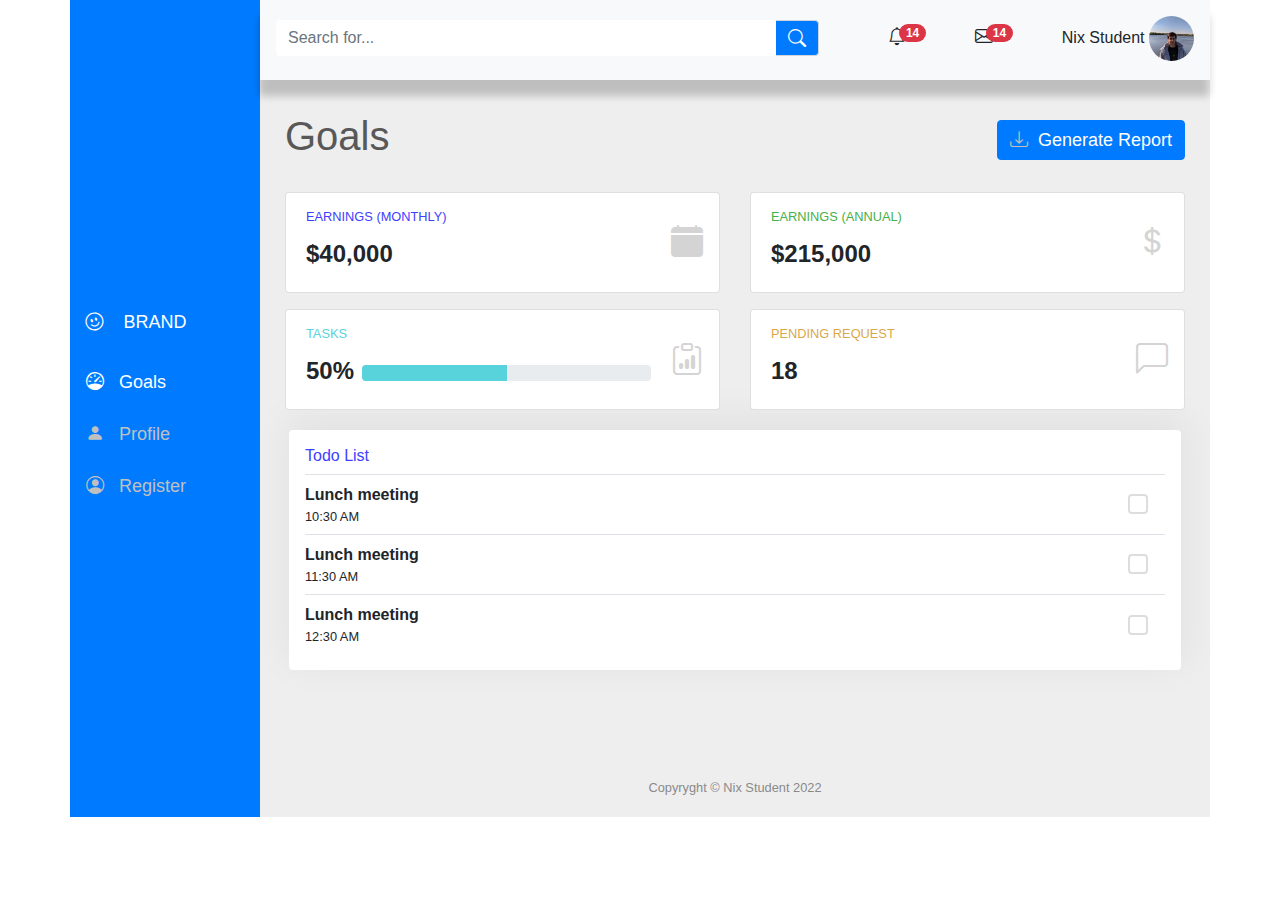
<file: bootstrap+scss/index.html>
<!DOCTYPE html>
<html lang="en">
<head>
	<meta charset="UTF-8">
	<meta http-equiv="X-UA-Compatible" content="IE=edge">
	<meta name="viewport" content="width=device-width, initial-scale=1.0">
	<link rel="stylesheet" href="css/reset.css">
	<link rel="stylesheet" href="https://maxcdn.bootstrapcdn.com/bootstrap/4.0.0/css/bootstrap.min.css" 
	integrity="sha384-Gn5384xqQ1aoWXA+058RXPxPg6fy4IWvTNh0E263XmFcJlSAwiGgFAW/dAiS6JXm" crossorigin="anonymous">
	<link rel="stylesheet" href="https://cdn.jsdelivr.net/npm/bootstrap-icons@1.8.1/font/bootstrap-icons.css">
	<link rel="stylesheet" href="css/style.css">
	<title>Document</title>
</head>
<body>
	<div class="container custom-container">
		<div class="row ">
			<div class="col-md-2 d-flex p-0">
				<div class="collapse navbar-collapse d-md-flex bg-primary pt-3" id="navbarSupportedContent">
					<aside class="d-flex flex-column aside">
						<div class="aside-header d-flex justify-content-center align-items-center">
							<i class="bi bi-emoji-smile aside-header__img"></i>
							<h1 class="text-uppercase aside-header__title mb-md-0">brand</h1>
						</div>
						<nav class="aside-nav navbar">
							<ul class="aside-nav__list">
								<li class="bi bi-speedometer aside-nav__item aside-nav__item--active"><a href="#goals" class="aside-nav__link">Goals</a></li>
								<li class="bi bi-person-fill aside-nav__item"><a href="#goals" class="aside-nav__link">Profile</a></li>
								<li class="bi bi-person-circle aside-nav__item"><a href="#goals" class="aside-nav__link">Register</a></li>
							</ul>
						</nav>
					</aside>
				</div>
			</div>
			<div class="col-md-10 p-0">
				<nav class="navbar navbar-expand-md navbar-light bg-light navbar-main align-items-baseline">
					<button class="navbar-toggler border-0" type="button" data-toggle="collapse" data-target="#navbarSupportedContent" 
					aria-controls="navbarSupportedContent" aria-expanded="false" aria-label="Toggle navigation">
						<span class="navbar-toggler-icon"></span>
					</button>
					<ul class="d-flex align-items-baseline justify-content-md-between navbar-main-list mb-0 mt-2">
						<li class="nav-component">
							<form class="form-inline my-2 my-lg-0">
								<div class="input-group mb-3">
									<input type="text" class="form-control input-search border-0 d-none d-md-block" placeholder="Search for..." aria-label="Search" aria-describedby="basic-addon2">
									<div class="input-group-append">
									<button class="input-group-text bi bi-search bg-primary" id="basic-addon2"></button>
									</div>
								</div>
							</form>
						</li>
						<li class="nav-component position-relative">
							<i class="bi bi-bell nav-component"></i>
							<span class="badge badge-danger badge-pill position-absolute" >14</span>
						</li>
						<li class="nav-component position-relative">
							<i class="bi bi-envelope nav-component"></i>
							<span class="badge badge-danger badge-pill position-absolute" >14</span>
						</li>
						<li class="nav-component">
							<span class="img-descr d-md-inline d-none">Nix Student</span>
							<img src="img/me.jpg" alt="profile-photo" class="rounded-circle profile-photo nav-component">
						</li>
					</ul>
				</nav>

				<main class="main pt-4 pb-4">
					<div class="mt-2 mb-4 d-flex justify-content-between align-items-center">
						<h1 class="display-1 main-heading">Goals</h1>
						<button type="button" class="btn btn-primary d-none d-md-block bi bi-download main-btn">Generate Report</button>
					</div>
					
					<div class="row">
						<div class="col-12 col-md-6 d-flex">
							<div class="card text-black mb-3 w-100 flex-row align-items-center pr-3">
								<div class="card-body pt-3">
									<h5 class="card-title card-title-primary">EARNINGS (MONTHLY)</h5>
									<p class="card-text card-text-custom">$40,000</p>
								</div>
								<i class="bi bi-calendar-fill bi-card-custom"></i>
							</div>
						</div>
						<div class="col-12 col-md-6 d-flex">
							<div class="card text-black mb-3 w-100 flex-row align-items-center pr-3">
								<div class="card-body pt-3">
									<h5 class="card-title card-title-success">EARNINGS (ANNUAL)</h5>
									<p class="card-text card-text-custom">$215,000</p>
								</div>
								<i class="bi bi-currency-dollar bi-card-custom"></i>
							</div>
						</div>
						<div class="col-12 col-md-6 d-flex">
							<div class="card text-black mb-3 w-100 flex-row align-items-center pr-3">
								<div class="card-body pt-3 d-flex align-items-end">
									<div>
										<h5 class="card-title card-title-aqua">TASKS</h5>
										<p class="card-text card-text-custom">50%</p>
									</div>
									<div class="progress w-100 mb-2 ml-2">
										<div class="progress-bar progress-bar-custom" role="progressbar" style="width: 50%" aria-valuenow="50" aria-valuemin="0" aria-valuemax="100"></div>
									</div>
								</div>
								<i class="bi bi-clipboard-data bi-card-custom"></i>
							</div>
						</div>
						<div class="col-12 col-md-6 d-flex">
							<div class="card text-black mb-3 w-100 flex-row align-items-center pr-3">
								<div class="card-body pt-3">
									<h5 class="card-title card-title-warning">PENDING REQUEST</h5>
									<p class="card-text card-text-custom">18</p>
								</div>
								<i class="bi bi-chat-left bi-card-custom"></i>
							</div>
						</div>
					</div>
					<div class="row todo m-1 p-3 rounded">
						<h2 class="todo-title ">Todo List</h2>
						<div class="col-12 d-flex border-bottom border-top p-0">
							<div class="form-check form-check-inline w-100 justify-content-between">
								<div class="d-flex flex-column pt-2 pb-2">
									<label class="form-check-label todo-name" for="inlineCheckbox1">Lunch meeting</label>
									<span class="todo-time">10:30 AM</span>
								</div>
								<input class="form-check-input todo-checkbox" type="checkbox" id="inlineCheckbox1" value="option1">
							</div>
						</div>
						<div class="col-12 d-flex border-bottom  p-0">
							<div class="form-check form-check-inline w-100 justify-content-between">
								<div class="d-flex flex-column pt-2 pb-2">
									<label class="form-check-label todo-name" for="inlineCheckbox2">Lunch meeting</label>
									<span class="todo-time">11:30 AM</span>
								</div>
								<input class="form-check-input todo-checkbox" type="checkbox" id="inlineCheckbox2" value="option2">
							</div>
						</div>
						<div class="col-12 d-flex p-0">
							<div class="form-check form-check-inline w-100 justify-content-between">
								<div class="d-flex flex-column pt-2 pb-2">
									<label class="form-check-label todo-name" for="inlineCheckbox3">Lunch meeting</label>
									<span class="todo-time">12:30 AM</span>
								</div>
								<input class="form-check-input todo-checkbox" type="checkbox" id="inlineCheckbox3" value="option3">
							</div>
						</div>
					</div>
				</main>
				<footer class="footer d-flex justify-content-center align-items-end">
					<span class="footer-info">Copyryght &#169; Nix Student 2022</span>
				</footer>
			</div>
		</div>
	</div>
	

	<script src="https://code.jquery.com/jquery-3.2.1.slim.min.js" 
	integrity="sha384-KJ3o2DKtIkvYIK3UENzmM7KCkRr/rE9/Qpg6aAZGJwFDMVNA/GpGFF93hXpG5KkN" crossorigin="anonymous"></script>
	<script src="https://cdnjs.cloudflare.com/ajax/libs/popper.js/1.12.9/umd/popper.min.js" 
	integrity="sha384-ApNbgh9B+Y1QKtv3Rn7W3mgPxhU9K/ScQsAP7hUibX39j7fakFPskvXusvfa0b4Q" crossorigin="anonymous"></script>
	<script src="https://maxcdn.bootstrapcdn.com/bootstrap/4.0.0/js/bootstrap.min.js" 
	integrity="sha384-JZR6Spejh4U02d8jOt6vLEHfe/JQGiRRSQQxSfFWpi1MquVdAyjUar5+76PVCmYl" crossorigin="anonymous"></script>
	<script src="index.js"></script>
</body>
</html>
</file>
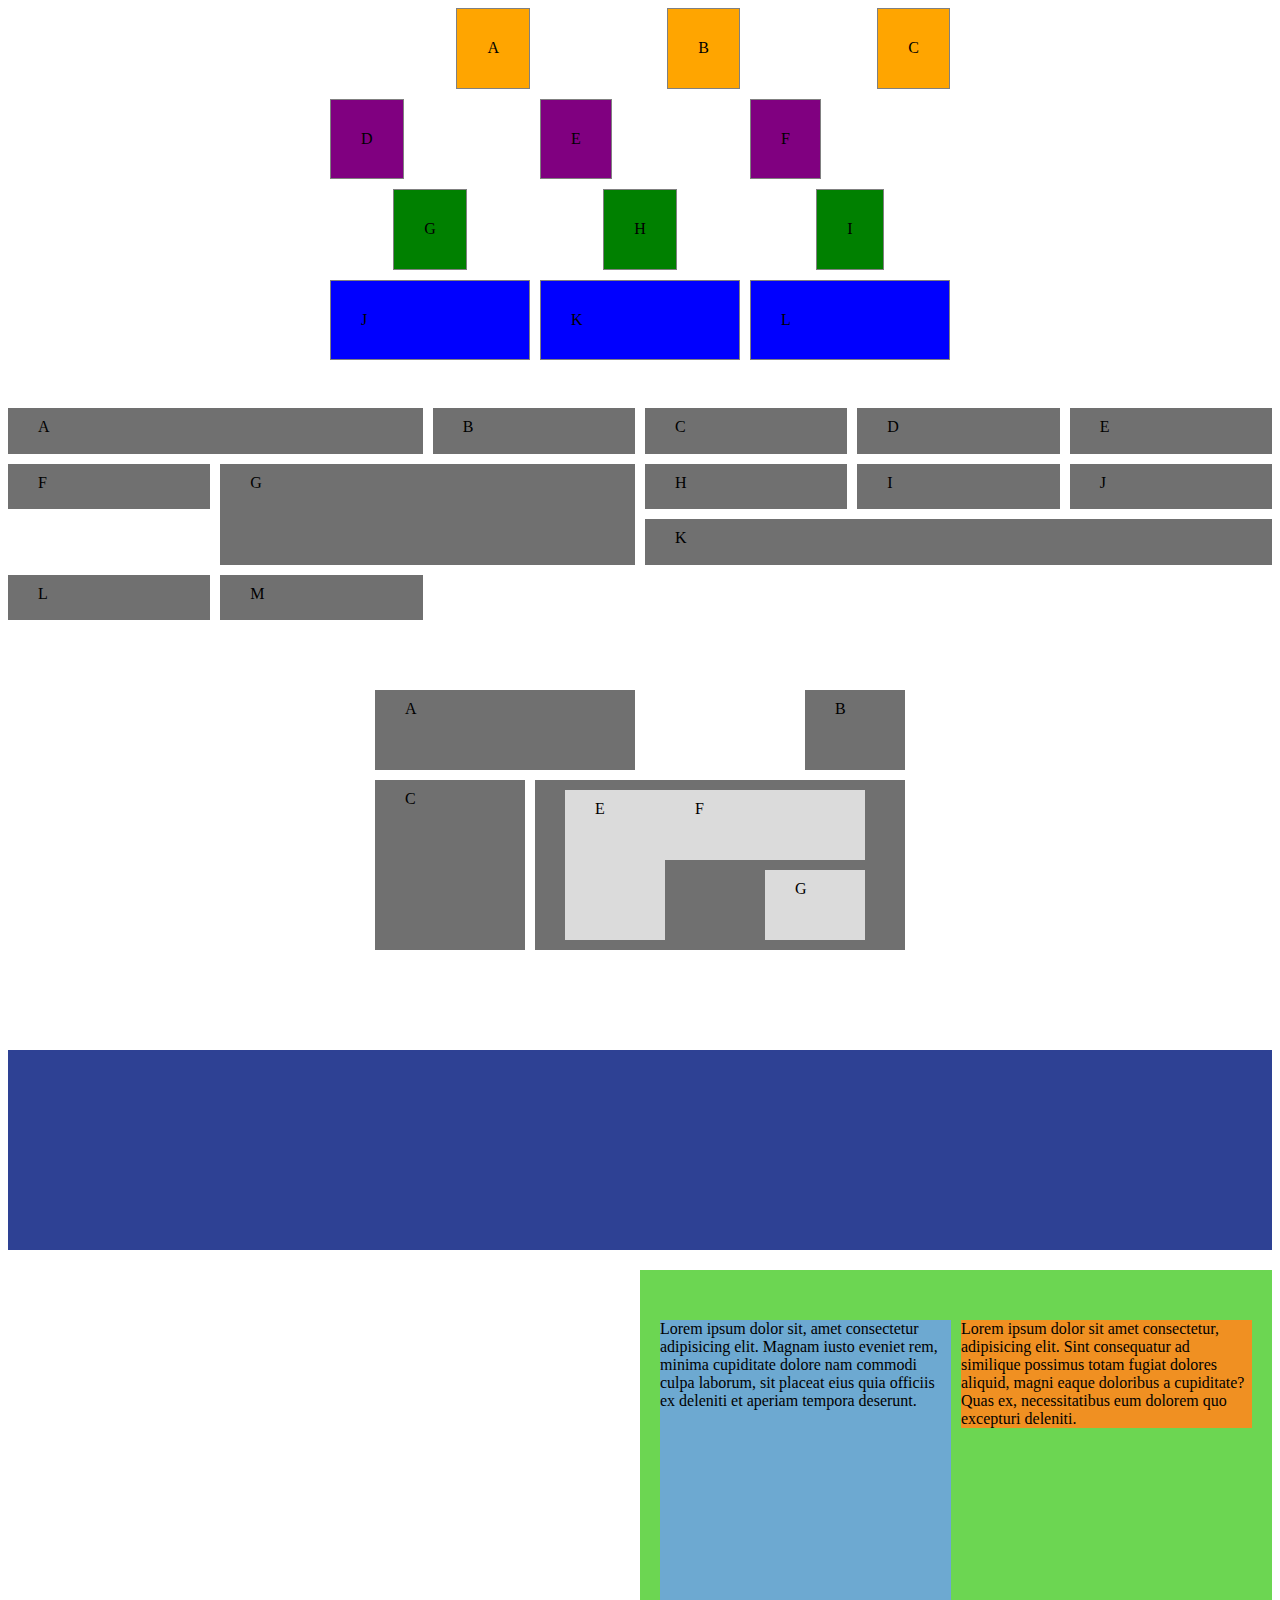
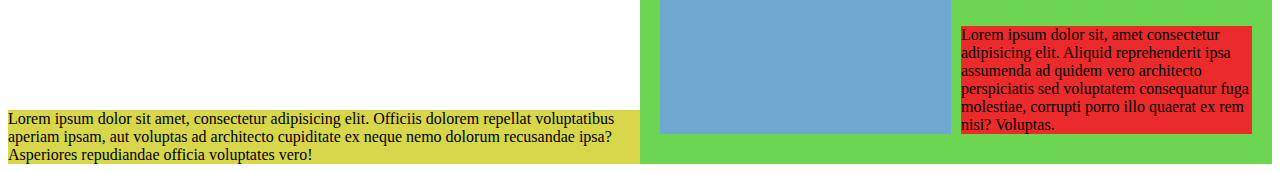
<file: grid/index.html>
<!DOCTYPE html>
<html lang="en">
<head>
	<meta charset="UTF-8">
	<meta http-equiv="X-UA-Compatible" content="IE=edge">
	<meta name="viewport" content="width=device-width, initial-scale=1.0">
	<link rel="stylesheet" href="style.css">
	<title>Grid</title>
</head>
<body>
	<div class="grid">
			<div class="orange">A</div>
			<div class="orange">B</div>
			<div class="orange">C</div>
		
	
			<div class="purple">D</div>
			<div class="purple">E</div>
			<div class="purple">F</div>
	
	
			<div class="green">G</div>
			<div class="green">H</div>
			<div class="green">I</div>
	
	
			<div class="blue">J</div>
			<div class="blue">K</div>
			<div class="blue">L</div>
	</div>
	
	<div class="grid2">
		<div class="a">A</div>
		<div class="b">B</div>
		<div class="c">C</div>
		<div class="d">D</div>
		<div class="e">E</div>
		<div class="f">F</div>
		<div class="g">G</div>
		<div class="h">H</div>
		<div class="i">I</div>
		<div class="j">J</div>
		<div class="k">K</div>
		<div class="l">L</div>
		<div class="m">M</div>
	</div>
	<div class="grid3">
		<div class="a3">A</div>
		<div class="b3">B</div>
		<div class="c3">C</div>
		<div class="grid3__subitemts">
			<div class="e3">E</div>
			<div class="f3">F</div>
			<div class="g3">G</div>
		</div>
	</div>

	<div class="container">
		<header class="header"></header>
			<section class="main__section">Lorem ipsum dolor sit amet, consectetur adipisicing elit. Officiis dolorem repellat voluptatibus aperiam ipsam, aut voluptas ad architecto cupiditate ex neque nemo dolorum recusandae ipsa? Asperiores repudiandae officia voluptates vero!</section>
			<aside class="main__aside aside">
				<div class="aside__left-block">Lorem ipsum dolor sit, amet consectetur adipisicing elit. Magnam iusto eveniet rem, minima cupiditate 
					dolore nam commodi culpa laborum, sit placeat eius quia officiis ex deleniti et aperiam tempora deserunt.</div>
					<!-- <div class="aside__right-block"> -->
						<div class="aside__rigth-top">Lorem ipsum dolor sit amet consectetur, adipisicing elit. Sint consequatur ad similique 
							possimus totam fugiat dolores aliquid, magni eaque doloribus a cupiditate? Quas ex, necessitatibus eum dolorem quo excepturi deleniti.</div>
						<div class="aside__rigth-bottom">Lorem ipsum dolor sit, amet consectetur adipisicing elit. Aliquid reprehenderit ipsa assumenda 
							ad quidem vero architecto perspiciatis sed voluptatem consequatur fuga molestiae, corrupti porro illo quaerat ex rem nisi? Voluptas.</div>
					<!-- </div> -->
			</aside>
	</div>
</body>
</html>
</file>
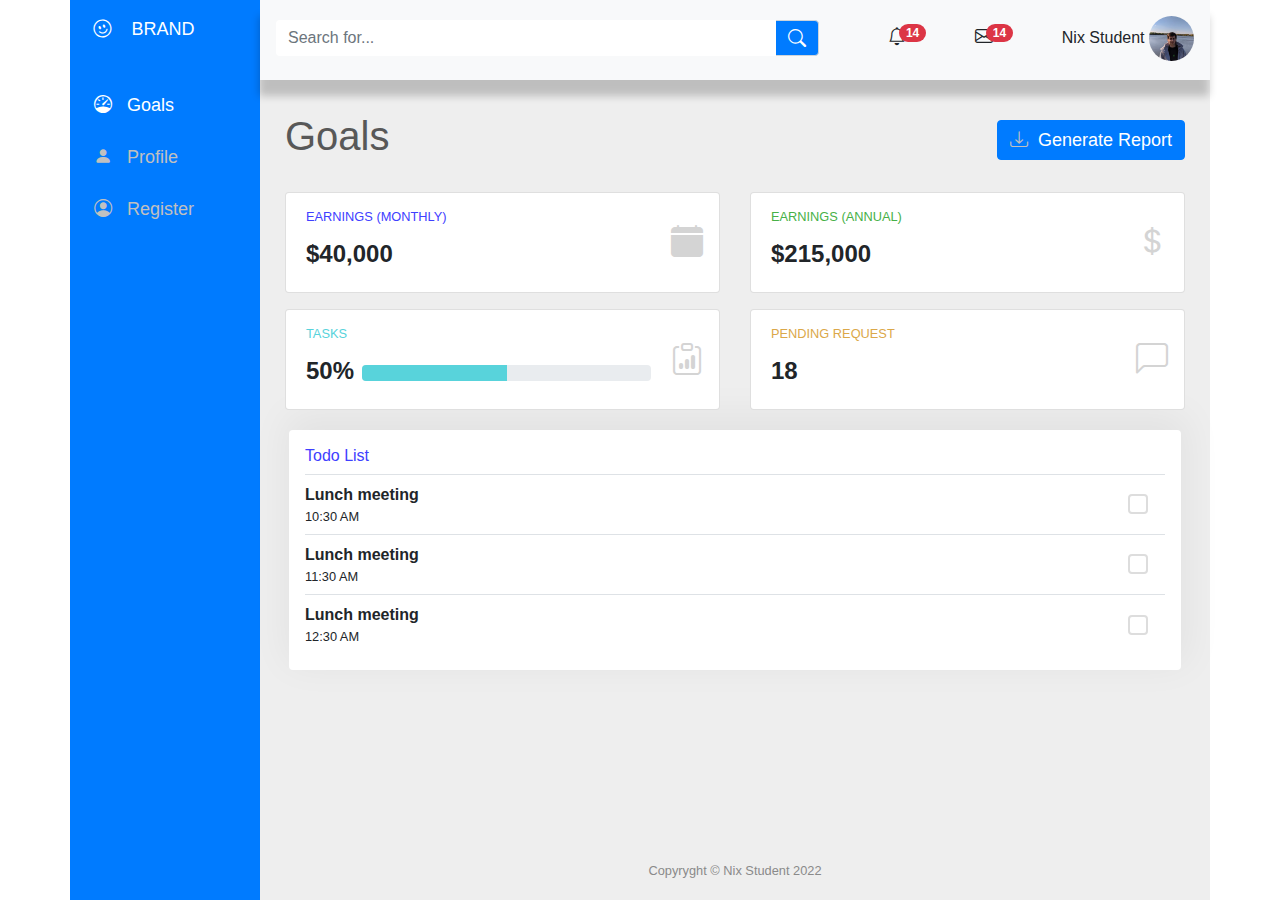
<file: bootstrap+scss/goals.html>
<!DOCTYPE html>
<html lang="en">
<head>
	<meta charset="UTF-8">
	<meta http-equiv="X-UA-Compatible" content="IE=edge">
	<meta name="viewport" content="width=device-width, initial-scale=1.0">
	<link rel="stylesheet" href="css/reset.css">
	<link rel="stylesheet" href="https://maxcdn.bootstrapcdn.com/bootstrap/4.0.0/css/bootstrap.min.css" 
	integrity="sha384-Gn5384xqQ1aoWXA+058RXPxPg6fy4IWvTNh0E263XmFcJlSAwiGgFAW/dAiS6JXm" crossorigin="anonymous">
	<link rel="stylesheet" href="https://cdn.jsdelivr.net/npm/bootstrap-icons@1.8.1/font/bootstrap-icons.css">
	<link rel="stylesheet" href="css/style.css">
	<title>Goals</title>
</head>
<body>
	<div class="container custom-container h-100 d-flex flex-column">
		<div class="row h-100">
			<div class="col-md-2 d-flex p-0 ">
				<div class="collapse navbar-collapse d-md-flex bg-primary pt-3 align-items-start" id="navbarSupportedContent">
					<aside class="d-flex flex-column aside">
						<div class="aside-header d-flex justify-content-center align-items-center">
							<i class="bi bi-emoji-smile aside-header__img"></i>
							<!-- POPOVER -->
							<h1 class="text-uppercase aside-header__title mb-md-0" data-toggle="popover" 
							data-content="Your brand" title="Brand">brand</h1>
						</div>
						<nav class="aside-nav navbar p-md-1 p-lg-4">
							<ul class="aside-nav__list">
								<li class="bi bi-speedometer aside-nav__item aside-nav__item--active"><a href="goals.html" class="aside-nav__link">Goals</a></li>
								<li class="bi bi-person-fill aside-nav__item"><a href="profile.html" class="aside-nav__link">Profile</a></li>
								<li class="bi bi-person-circle aside-nav__item"><a href="registration.html" class="aside-nav__link">Register</a></li>
							</ul>
						</nav>
					</aside>
				</div>
			</div>
			<div class="col-md-10 p-0 d-flex flex-column">
				<nav class="navbar navbar-expand-md navbar-light bg-light navbar-main align-items-baseline justify-content-center justify-content-lg-start">
					<button class="navbar-toggler border-0" type="button" data-toggle="collapse" data-target="#navbarSupportedContent" 
					aria-controls="navbarSupportedContent" aria-expanded="false" aria-label="Toggle navigation">
						<span class="navbar-toggler-icon"></span>
					</button>
					<ul class="d-flex align-items-baseline justify-content-md-between navbar-main-list mb-0 mt-2" id="home">
						<li class="nav-component">
							<form class="form-inline my-2 my-lg-0">
								<div class="input-group mb-3">
									<input type="text" class="form-control input-search border-0 d-none d-md-block" placeholder="Search for..." aria-label="Search" aria-describedby="basic-addon2">
									<div class="input-group-append">
									<button class="input-group-text bi bi-search bg-primary" id="basic-addon2"></button>
									</div>
								</div>
							</form>
						</li>
						<li class="nav-component position-relative">
							<i class="bi bi-bell nav-component"></i>
							<span class="badge badge-danger badge-pill position-absolute" >14</span>
						</li>
						<li class="nav-component position-relative">
							<i class="bi bi-envelope nav-component"></i>
							<span class="badge badge-danger badge-pill position-absolute" >14</span>
						</li>
						<li class="nav-component">
							<span class="img-descr d-md-inline d-none">Nix Student</span>
							<img src="img/me.jpg" alt="profile-photo" class="rounded-circle profile-photo nav-component" data-toggle="popover" 
							data-content="Your photo" title="Picture">
						</li>
					</ul>
				</nav>
				<main class="main pt-4 pb-4">
					<div class="mt-2 mb-4 d-flex justify-content-between align-items-center">
						<h1 class="display-1 main-heading">Goals</h1>
						<button type="button" class="btn btn-primary d-none d-md-block bi bi-download main-btn">Generate Report</button>
					</div>
					
					<div class="row">
						<div class="col-12 col-md-6 d-flex">
							<div class="card text-black mb-3 w-100 flex-row align-items-center pr-3">
								<div class="card-body pt-3">
									<h5 class="card-title card-title-primary">EARNINGS (MONTHLY)</h5>
									<p class="card-text card-text-custom">$40,000</p>
								</div>
								<i class="bi bi-calendar-fill bi-card-custom"></i>
							</div>
						</div>
						<div class="col-12 col-md-6 d-flex">
							<div class="card text-black mb-3 w-100 flex-row align-items-center pr-3">
								<div class="card-body pt-3">
									<h5 class="card-title card-title-success">EARNINGS (ANNUAL)</h5>
									<p class="card-text card-text-custom">$215,000</p>
								</div>
								<i class="bi bi-currency-dollar bi-card-custom"></i>
							</div>
						</div>
						<div class="col-12 col-md-6 d-flex">
							<div class="card text-black mb-3 w-100 flex-row align-items-center pr-3">
								<div class="card-body pt-3 d-flex align-items-end">
									<div>
										<h5 class="card-title card-title-aqua">TASKS</h5>
										<p class="card-text card-text-custom">50%</p>
									</div>
									<div class="progress w-100 mb-2 ml-2">
										<div class="progress-bar progress-bar-custom" role="progressbar" style="width: 50%" aria-valuenow="50" aria-valuemin="0" aria-valuemax="100"></div>
									</div>
								</div>
								<i class="bi bi-clipboard-data bi-card-custom"></i>
							</div>
						</div>
						<div class="col-12 col-md-6 d-flex">
							<div class="card text-black mb-3 w-100 flex-row align-items-center pr-3">
								<div class="card-body pt-3">
									<h5 class="card-title card-title-warning">PENDING REQUEST</h5>
									<p class="card-text card-text-custom">18</p>
								</div>
								<i class="bi bi-chat-left bi-card-custom"></i>
							</div>
						</div>
					</div>
					<div class="row todo m-1 p-3 rounded">
						<h2 class="todo-title ">Todo List</h2>
						<div class="col-12 d-flex border-bottom border-top p-0">
							<div class="form-check form-check-inline w-100 justify-content-between">
								<div class="d-flex flex-column pt-2 pb-2">
									<label class="form-check-label todo-name" for="inlineCheckbox1">Lunch meeting</label>
									<span class="todo-time">10:30 AM</span>
								</div>
								<input class="form-check-input todo-checkbox" type="checkbox" id="inlineCheckbox1" value="option1">
							</div>
						</div>
						<div class="col-12 d-flex border-bottom  p-0">
							<div class="form-check form-check-inline w-100 justify-content-between">
								<div class="d-flex flex-column pt-2 pb-2">
									<label class="form-check-label todo-name" for="inlineCheckbox2">Lunch meeting</label>
									<span class="todo-time">11:30 AM</span>
								</div>
								<input class="form-check-input todo-checkbox" type="checkbox" id="inlineCheckbox2" value="option2">
							</div>
						</div>
						<div class="col-12 d-flex p-0">
							<div class="form-check form-check-inline w-100 justify-content-between">
								<div class="d-flex flex-column pt-2 pb-2">
									<label class="form-check-label todo-name" for="inlineCheckbox3">Lunch meeting</label>
									<span class="todo-time">12:30 AM</span>
								</div>
								<input class="form-check-input todo-checkbox" type="checkbox" id="inlineCheckbox3" value="option3">
							</div>
						</div>
					</div>
					
				</main>
				<footer class="footer d-flex justify-content-center align-items-end">
					<span class="footer-info">Copyryght &#169; Nix Student 2022</span>
				</footer>
				<a href="#home" class="bi bi-chevron-up link-home position-fixed"></a>
				
			</div>
		</div>
	</div>
	

	<script src="https://code.jquery.com/jquery-3.2.1.slim.min.js" 
	integrity="sha384-KJ3o2DKtIkvYIK3UENzmM7KCkRr/rE9/Qpg6aAZGJwFDMVNA/GpGFF93hXpG5KkN" crossorigin="anonymous"></script>
	<script src="https://cdnjs.cloudflare.com/ajax/libs/popper.js/1.12.9/umd/popper.min.js" 
	integrity="sha384-ApNbgh9B+Y1QKtv3Rn7W3mgPxhU9K/ScQsAP7hUibX39j7fakFPskvXusvfa0b4Q" crossorigin="anonymous"></script>
	<script src="https://maxcdn.bootstrapcdn.com/bootstrap/4.0.0/js/bootstrap.min.js" 
	integrity="sha384-JZR6Spejh4U02d8jOt6vLEHfe/JQGiRRSQQxSfFWpi1MquVdAyjUar5+76PVCmYl" crossorigin="anonymous"></script>
	<script src="index.js"></script>
</body>
</html>
</file>
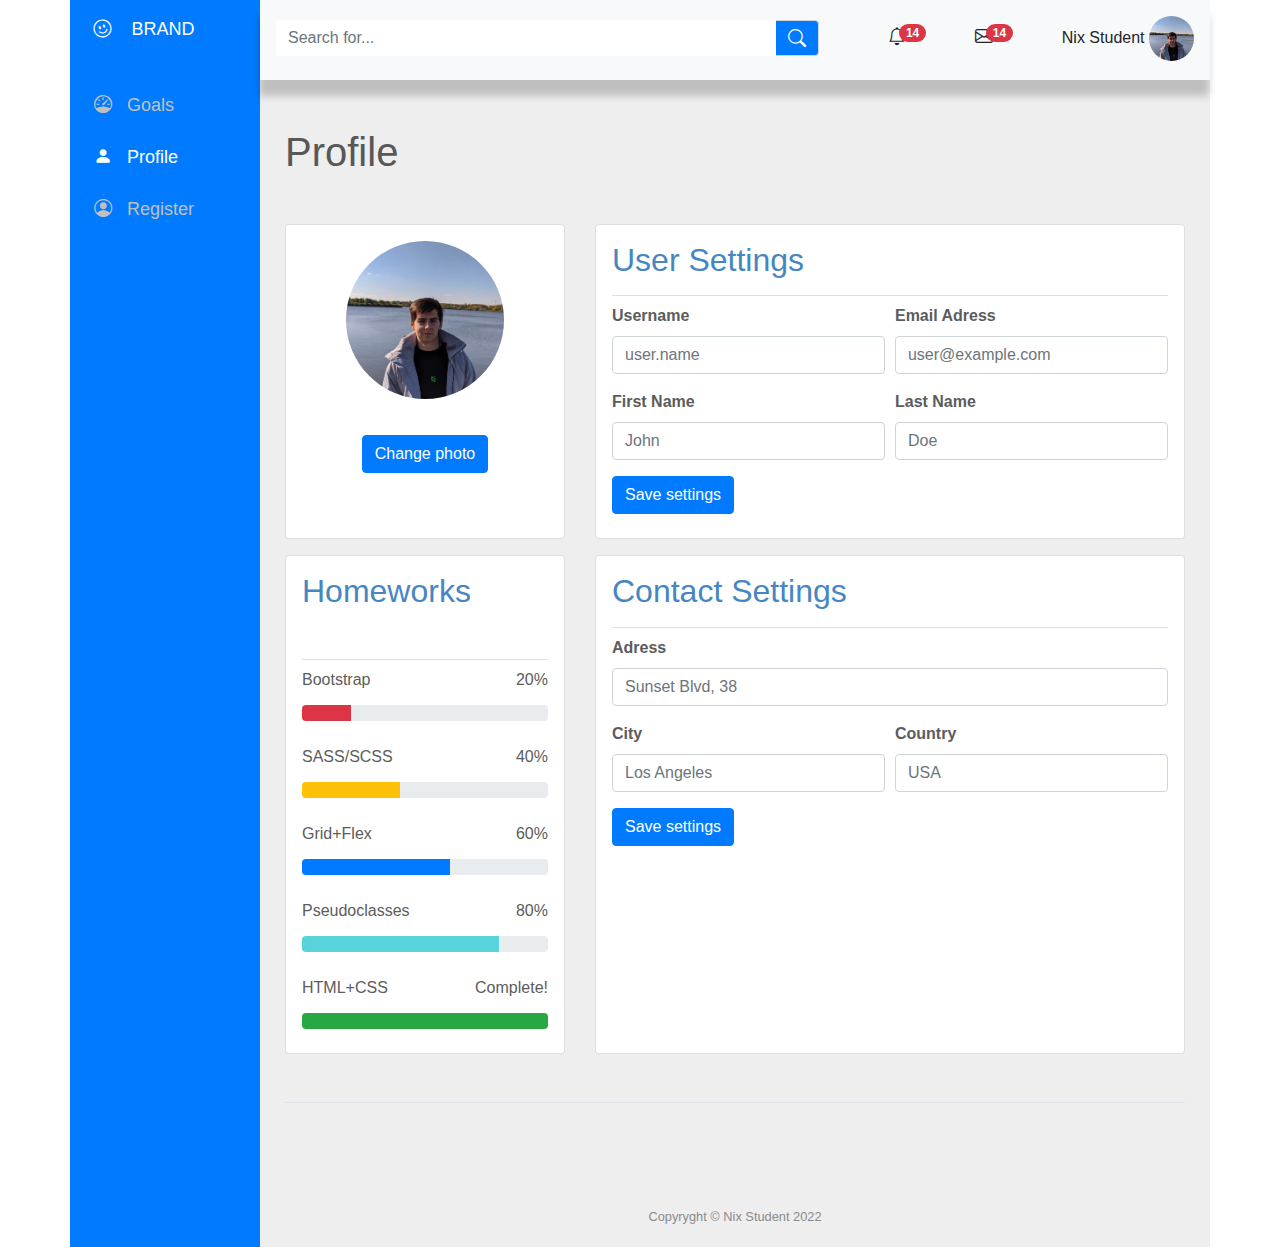
<file: bootstrap+scss/profile.html>
<!DOCTYPE html>
<html lang="en">
<head>
	<meta charset="UTF-8">
	<meta http-equiv="X-UA-Compatible" content="IE=edge">
	<meta name="viewport" content="width=device-width, initial-scale=1.0">
	<link rel="stylesheet" href="css/reset.css">
	<link rel="stylesheet" href="https://maxcdn.bootstrapcdn.com/bootstrap/4.0.0/css/bootstrap.min.css" 
	integrity="sha384-Gn5384xqQ1aoWXA+058RXPxPg6fy4IWvTNh0E263XmFcJlSAwiGgFAW/dAiS6JXm" crossorigin="anonymous">
	<link rel="stylesheet" href="https://cdn.jsdelivr.net/npm/bootstrap-icons@1.8.1/font/bootstrap-icons.css">
	<link rel="stylesheet" href="css/style.css">
	<title>Profile</title>
</head>
<body>
	<div class="container custom-container h-100 d-flex flex-column">
		<div class="row h-100">
			<div class="col-md-2 d-flex p-0">
				<div class="collapse navbar-collapse d-md-flex bg-primary pt-3 align-items-start justify-content-center justify-content-lg-start" id="navbarSupportedContent">
					<aside class="d-flex flex-column aside">
						<div class="aside-header d-flex justify-content-center align-items-center">
							<i class="bi bi-emoji-smile aside-header__img"></i>
							<!-- POPOVER -->
							<h1 class="text-uppercase aside-header__title mb-md-0" data-toggle="popover" 
							data-content="Your brand" title="Brand">brand</h1>
						</div>
						<nav class="aside-nav navbar p-md-1 p-lg-4">
							<ul class="aside-nav__list">
								<li class="bi bi-speedometer aside-nav__item "><a href="goals.html" class="aside-nav__link">Goals</a></li>
								<li class="bi bi-person-fill aside-nav__item aside-nav__item--active"><a href="profile.html" class="aside-nav__link">Profile</a></li>
								<li class="bi bi-person-circle aside-nav__item"><a href="registration.html" class="aside-nav__link">Register</a></li>
							</ul>
						</nav>
					</aside>
				</div>
			</div>
			<div class="col-md-10 p-0 d-flex flex-column">
				<nav class="navbar navbar-expand-md navbar-light bg-light navbar-main align-items-baseline">
					<button class="navbar-toggler border-0" type="button" data-toggle="collapse" data-target="#navbarSupportedContent" 
					aria-controls="navbarSupportedContent" aria-expanded="false" aria-label="Toggle navigation">
						<span class="navbar-toggler-icon"></span>
					</button>
					<ul class="d-flex align-items-baseline justify-content-md-between navbar-main-list mb-0 mt-2" id="home">
						<li class="nav-component">
							<form class="form-inline my-2 my-lg-0">
								<div class="input-group mb-3">
									<input type="text" class="form-control input-search border-0 d-none d-md-block" placeholder="Search for..." aria-label="Search" aria-describedby="basic-addon2">
									<div class="input-group-append">
									<button class="input-group-text bi bi-search bg-primary" id="basic-addon2"></button>
									</div>
								</div>
							</form>
						</li>
						<li class="nav-component position-relative">
							<i class="bi bi-bell nav-component"></i>
							<span class="badge badge-danger badge-pill position-absolute" >14</span>
						</li>
						<li class="nav-component position-relative">
							<i class="bi bi-envelope nav-component"></i>
							<span class="badge badge-danger badge-pill position-absolute" >14</span>
						</li>
						<li class="nav-component">
							<span class="img-descr d-md-inline d-none">Nix Student</span>
							<!-- POPOVER -->
							<img src="img/me.jpg" alt="profile-photo" class="rounded-circle profile-photo nav-component" data-toggle="popover" 
							data-content="Your photo" title="Picture">
						</li>
					</ul>
				</nav>
				<main class="main pt-4 pb-4 ">
					<div class="border-bottom pb-5">
						<h1 class="display-1 main-heading mb-5 mt-4">Profile</h1>
						<div class="row">
							<div class="col-12 col-md-4 d-flex">
								<div class="card justify-content-center align-items-center w-100" style="width: 18rem;">
									<img class="card-img-top rounded-circle profile-img p-3" src="img/me.jpg" alt="Card image cap">
										<div class="card-body">
											<a href="#" class="btn btn-primary btn-img">Change photo</a>
										</div>
									</div>
							</div>
							<div class="col-12 col-md-4 order-md-3 homeworks mt-3 d-flex">
								<div class="card w-100 pl-3 pr-3">
									<h2 class="profile-type-title pb-5 border-bottom text-capitalize mt-3">homeworks</h2>
									<div class="mb-3">
										<div class="d-flex justify-content-between align-items-baseline mb-2">
											<h4 class="text-capitalize homeworks-name">bootstrap</h4>
											<span class="homeworks-progress">20%</span>
										</div>
										<div class="progress w-100 mb-2 ml-0">
											<div class="progress-bar progress-bar-custom bg-danger" role="progressbar" style="width: 20%" aria-valuenow="20" aria-valuemin="0" aria-valuemax="100"></div>
										</div>
									</div>
									<div class="mb-3">
										<div class="d-flex justify-content-between align-items-baseline mb-2">
											<h4 class="text-uppercase homeworks-name">sass/scss</h4>
											<span class="homeworks-progress">40%</span>
										</div>
										<div class="progress w-100 mb-2 ml-0">
											<div class="progress-bar progress-bar-custom bg-warning" role="progressbar" style="width: 40%" aria-valuenow="40" aria-valuemin="0" aria-valuemax="100"></div>
										</div>
									</div>
									<div class="mb-3">
										<div class="d-flex justify-content-between align-items-baseline mb-2">
											<h4 class="text-capitalize homeworks-name">grid+flex</h4>
											<span class="homeworks-progress">60%</span>
										</div>
										<div class="progress w-100 mb-2 ml-0">
											<div class="progress-bar progress-bar-custom bg-primary" role="progressbar" style="width: 60%" aria-valuenow="60" aria-valuemin="0" aria-valuemax="100"></div>
										</div>
									</div>
									<div class="mb-3">
										<div class="d-flex justify-content-between align-items-baseline mb-2">
											<h4 class="text-capitalize homeworks-name">pseudoclasses</h4>
											<span class="homeworks-progress">80%</span>
										</div>
										<div class="progress w-100 mb-2 ml-0">
											<div class="progress-bar progress-bar-custom bg-aqua" role="progressbar" style="width: 80%" aria-valuenow="80" aria-valuemin="0" aria-valuemax="100"></div>
										</div>
									</div>
									<div class="mb-3">
										<div class="d-flex justify-content-between align-items-baseline mb-2">
											<h4 class="text-uppercase homeworks-name">html+css</h4>
											<span class="homeworks-progress">Complete!</span>
										</div>
										<div class="progress w-100 mb-2 ml-0">
											<div class="progress-bar progress-bar-custom bg-success" role="progressbar" style="width: 100%" aria-valuenow="100" aria-valuemin="0" aria-valuemax="100"></div>
										</div>
									</div>
								</div>
							</div>
							<div class="col-12 col-md-8 order-md-2 settings mt-3 mt-md-0 d-flex">
								<div class="card w-100 pl-3 pr-3">
									<h2 class="profile-type-title pb-3 border-bottom text-capitalize mt-3">user settings</h2>
									<form class="mb-4">
										<div class="form-row">
											<div class="form-group col-md-6">
												<label for="inputUserName" class="form-label">Username</label>
												<input type="text" class="form-control" id="inputUserName" placeholder="user.name">
											</div>
											<div class="form-group col-md-6">
												<label for="inputUserEmail" class="form-label">Email Adress</label>
												<input type="email" class="form-control" id="inputUserEmail" placeholder="user@example.com">
											</div>
										</div>
										<div class="form-row">
											<div class="form-group col-md-6">
												<label for="inputUserFirstName" class="form-label">First Name</label>
												<input type="text" class="form-control" id="inputUserFirstName" placeholder="John">
											</div>
											<div class="form-group col-md-6">
												<label for="inputUserLastName" class="form-label">Last Name</label>
												<input type="text" class="form-control" id="inputUserLastName" placeholder="Doe">
											</div>
										</div>
										<button type="submit" class="btn btn-primary">Save settings</button>
									</form>
								</div>
							</div>
							<div class="col-12 col-md-8 order-md-4 settings mt-3 d-flex">
								<div class="card w-100 pl-3 pr-3">
									<h2 class="profile-type-title pb-3 border-bottom text-capitalize mt-3">contact settings</h2>
									<form class="mb-4">
										<div class="form-row">
											<div class="form-group col-12">
												<label for="inputUserAdress" class="form-label">Adress</label>
												<input type="text" class="form-control" id="inputUserAdress" placeholder="Sunset Blvd, 38">
											</div>
										</div>
										<div class="form-row">
											<div class="form-group col-md-6">
												<label for="inputUserFirstName" class="form-label">City</label>
												<input type="text" class="form-control" id="inputUserFirstName" placeholder="Los Angeles">
											</div>
											<div class="form-group col-md-6">
												<label for="inputUserLastName" class="form-label">Country</label>
												<input type="text" class="form-control" id="inputUserLastName" placeholder="USA">
											</div>
										</div>
										<button type="submit" class="btn btn-primary">Save settings</button>
									</form>
								</div>
							</div>
						</div>
					</div>
					
				</main>
				<footer class="footer d-flex justify-content-center align-items-end">
					<span class="footer-info">Copyryght &#169; Nix Student 2022</span>
				</footer>
				<a href="#home" class="bi bi-chevron-up link-home position-fixed"></a>
				
			</div>
		</div>
	</div>
	

	<script src="https://code.jquery.com/jquery-3.2.1.slim.min.js" 
	integrity="sha384-KJ3o2DKtIkvYIK3UENzmM7KCkRr/rE9/Qpg6aAZGJwFDMVNA/GpGFF93hXpG5KkN" crossorigin="anonymous"></script>
	<script src="https://cdnjs.cloudflare.com/ajax/libs/popper.js/1.12.9/umd/popper.min.js" 
	integrity="sha384-ApNbgh9B+Y1QKtv3Rn7W3mgPxhU9K/ScQsAP7hUibX39j7fakFPskvXusvfa0b4Q" crossorigin="anonymous"></script>
	<script src="https://maxcdn.bootstrapcdn.com/bootstrap/4.0.0/js/bootstrap.min.js" 
	integrity="sha384-JZR6Spejh4U02d8jOt6vLEHfe/JQGiRRSQQxSfFWpi1MquVdAyjUar5+76PVCmYl" crossorigin="anonymous"></script>
	<script src="index.js"></script>
</body>
</html>
</file>
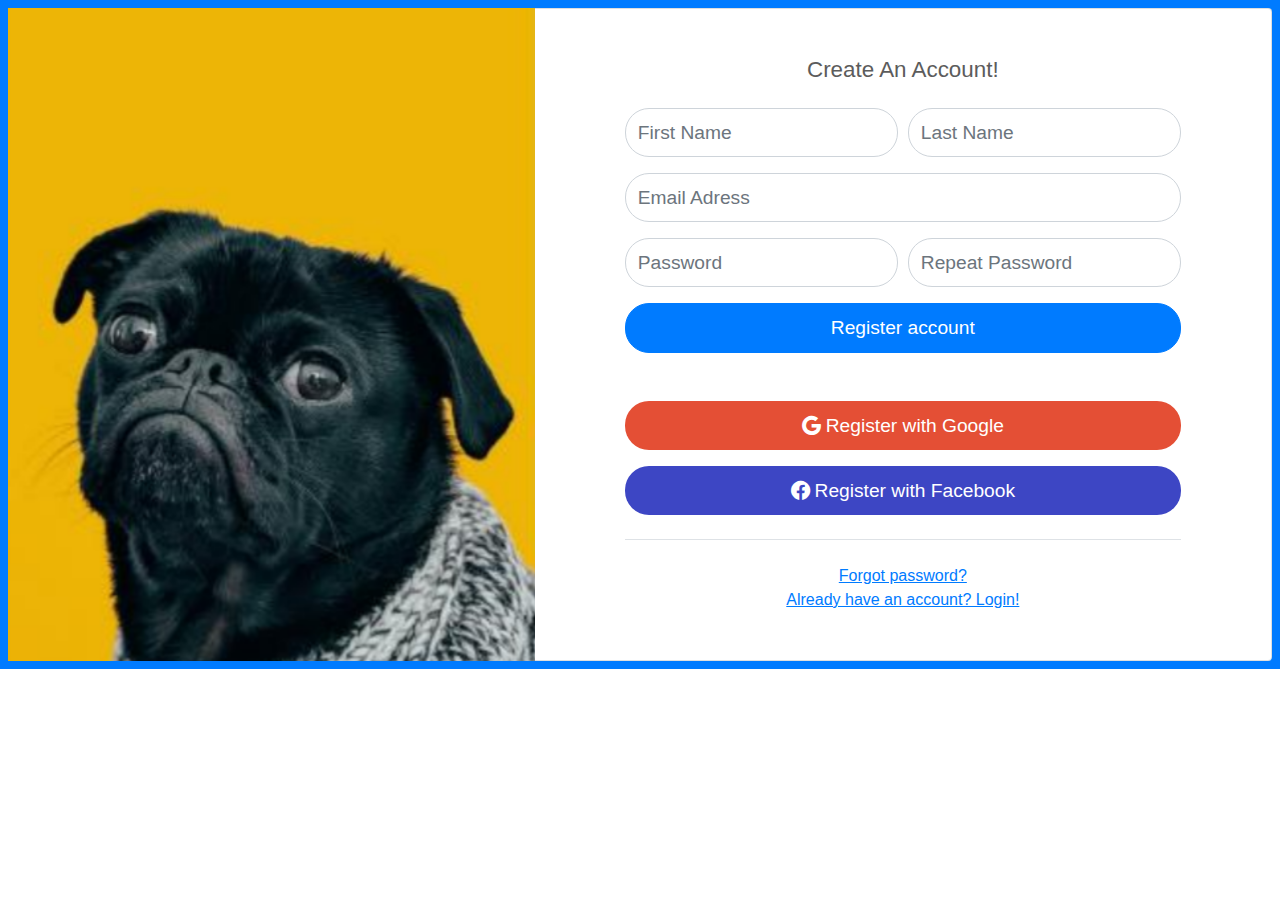
<file: bootstrap+scss/registration.html>
<!DOCTYPE html>
<html lang="en">
<head>
	<meta charset="UTF-8">
	<meta http-equiv="X-UA-Compatible" content="IE=edge">
	<meta name="viewport" content="width=device-width, initial-scale=1.0">
	<link rel="stylesheet" href="css/reset.css">
	<link rel="stylesheet" href="https://maxcdn.bootstrapcdn.com/bootstrap/4.0.0/css/bootstrap.min.css" 
	integrity="sha384-Gn5384xqQ1aoWXA+058RXPxPg6fy4IWvTNh0E263XmFcJlSAwiGgFAW/dAiS6JXm" crossorigin="anonymous">
	<link rel="stylesheet" href="https://cdn.jsdelivr.net/npm/bootstrap-icons@1.8.1/font/bootstrap-icons.css">
	<link rel="stylesheet" href="css/style.css">
	<!-- <link rel="stylesheet" href="css/registration.css"> -->
	<title>Registration</title>
</head>
<body>
	<div class="bg-primary d-flex flex-column registration">
		<div class="row p-2 m-0 reg-row registration-row">
			<div class="col-5 d-none d-md-flex img-container">
				<img src="img/reg-dog.png" alt="reg-dog">
			</div>
			<div class="col-12 col-md-7 d-flex p-0 ">
				<div class="card w-100 pl-3 pr-3 align-items-center pb-5 border-left-0 card-reg">
					<h2 class="reg-title pb-3 text-capitalize mt-5">create an account!</h2>
					<form class="mb-4 d-flex flex-column border-bottom pb-4">
						<div class="form-row">
							<div class="form-group col-md-6">
								<input type="text" class="form-control form-control-registration" id="inputUserNameReg" placeholder="First Name">
							</div>
							<div class="form-group col-md-6">
								<input type="text" class="form-control form-control-registration" id="inputUserLastNameReg" placeholder="Last Name">
							</div>
						</div>
						<div class="form-row">
							<div class="form-group col-md-12">
								<input type="text" class="form-control form-control-registration" id="inputUserEmailReg" placeholder="Email Adress">
							</div>
						</div>
						<div class="form-row">
							<div class="form-group col-md-6">
								<input type="password" class="form-control form-control-registration" id="inputUserEmailPas" placeholder="Password">
							</div>
							<div class="form-group col-md-6">
								<input type="password" class="form-control form-control-registration" id="inputUserEmailPasRep" placeholder="Repeat Password">
							</div>
						</div>
						<button type="submit" class="btn btn-primary bnt-reg mb-5">Register account</button>
						<button type="submit" class="btn btn-google bnt-reg mb-3 bi bi-google d-flex align-items-center justify-content-center">Register with Google</button>
						<button type="submit" class="btn btn-primary-dark bnt-reg bi bi-facebook d-flex align-items-center justify-content-center">Register with Facebook</button>
					</form>
					<a href="#" class="reg-link">Forgot password?</a>
					<a href="#" class="reg-link">Already have an account? Login!</a>
				</div>
			</div>
		</div>
	</div>
	

	<script src="https://code.jquery.com/jquery-3.2.1.slim.min.js" 
	integrity="sha384-KJ3o2DKtIkvYIK3UENzmM7KCkRr/rE9/Qpg6aAZGJwFDMVNA/GpGFF93hXpG5KkN" crossorigin="anonymous"></script>
	<script src="https://cdnjs.cloudflare.com/ajax/libs/popper.js/1.12.9/umd/popper.min.js" 
	integrity="sha384-ApNbgh9B+Y1QKtv3Rn7W3mgPxhU9K/ScQsAP7hUibX39j7fakFPskvXusvfa0b4Q" crossorigin="anonymous"></script>
	<script src="https://maxcdn.bootstrapcdn.com/bootstrap/4.0.0/js/bootstrap.min.js" 
	integrity="sha384-JZR6Spejh4U02d8jOt6vLEHfe/JQGiRRSQQxSfFWpi1MquVdAyjUar5+76PVCmYl" crossorigin="anonymous"></script>
	<script src="index.js"></script>
</body>
</html>
</file>
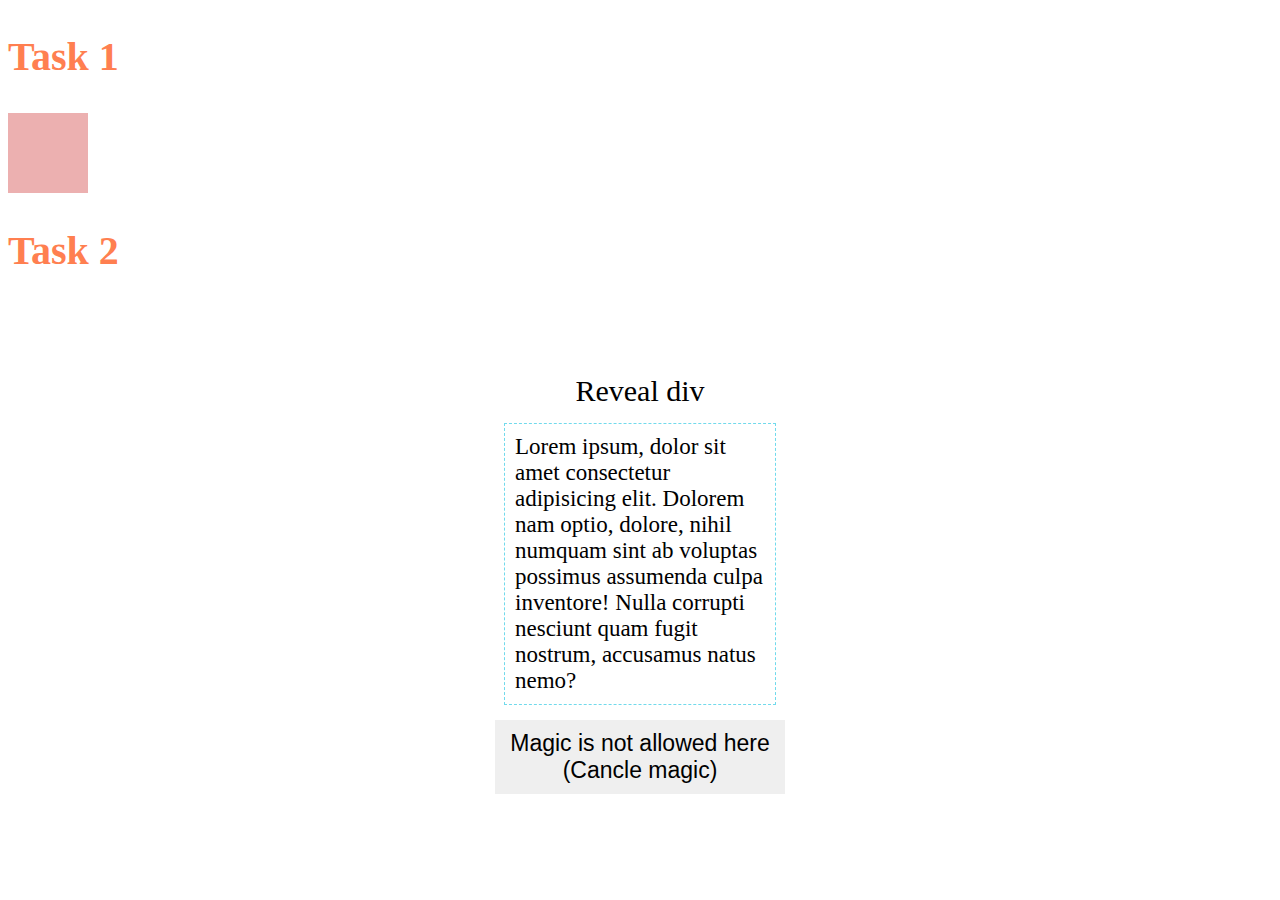
<file: JS_events/extra.html>
<!DOCTYPE html>
<html lang="en">
  <head>
    <meta charset="UTF-8" />
    <meta http-equiv="X-UA-Compatible" content="IE=edge" />
    <meta name="viewport" content="width=device-width, initial-scale=1.0" />
    <link rel="stylesheet" href="./css/extra.css" />
    <title>Extra</title>
  </head>
  <body>
    <h2 class="title">Task 1</h2>
    <div class="task1"></div>
    <h2 class="title">Task 2</h2>
    <div class="task2">
      <a href="#" class="task2-link">Reveal div</a>
      <div class="task2-div hidden">
        Lorem ipsum, dolor sit amet consectetur adipisicing elit. Dolorem nam optio, dolore, nihil numquam sint ab voluptas
        possimus assumenda culpa inventore! Nulla corrupti nesciunt quam fugit nostrum, accusamus natus nemo?
      </div>
      <button class="task2-button">Magic is not allowed here (Cancle magic)</button>
    </div>
    <div class="task4"></div>
    <script src="extra.js"></script>
  </body>
</html>
</file>
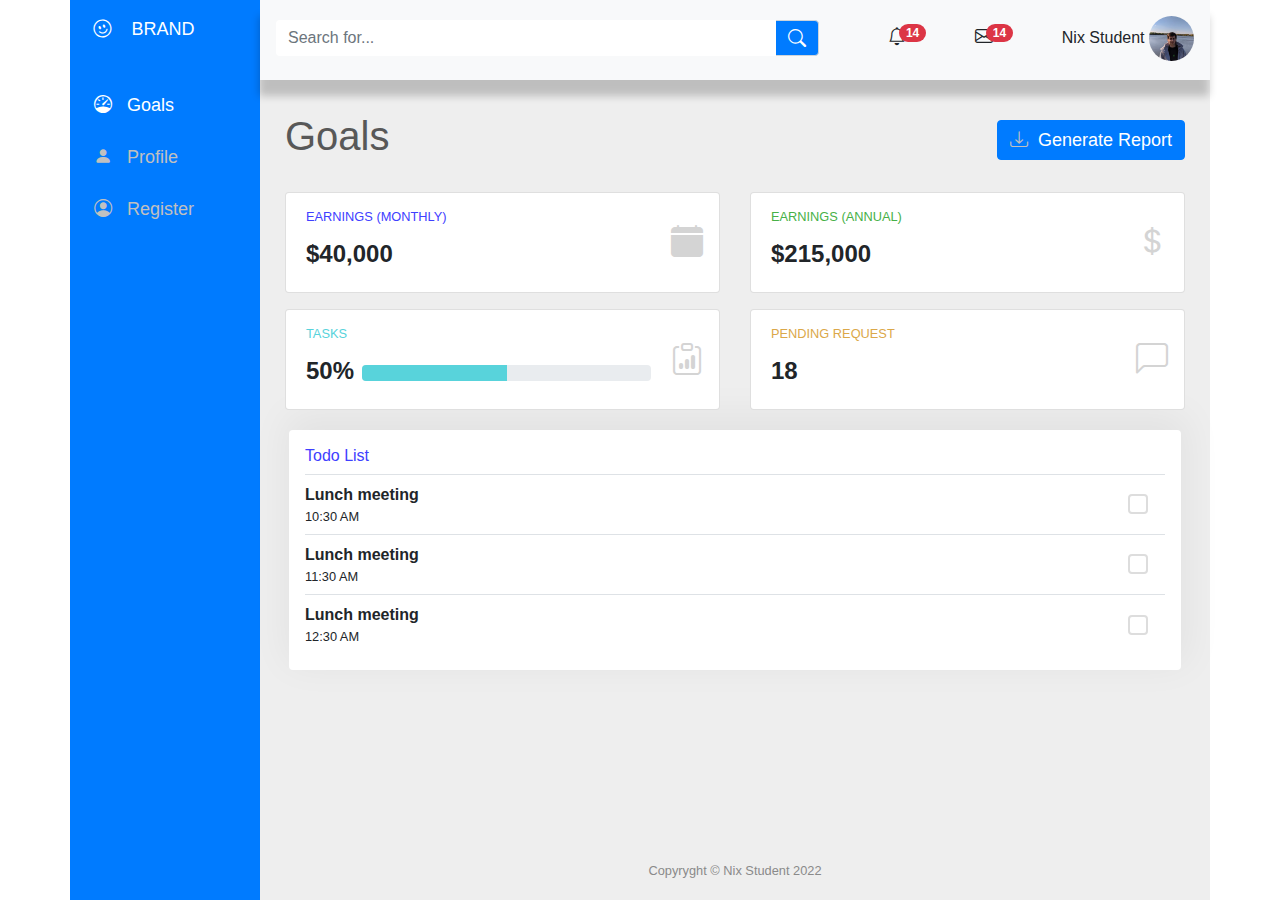
<file: JS_events/goals.html>
<!DOCTYPE html>
<html lang="en">
<head>
	<meta charset="UTF-8">
	<meta http-equiv="X-UA-Compatible" content="IE=edge">
	<meta name="viewport" content="width=device-width, initial-scale=1.0">
	<link rel="stylesheet" href="css/reset.css">
	<link rel="stylesheet" href="https://maxcdn.bootstrapcdn.com/bootstrap/4.0.0/css/bootstrap.min.css" 
	integrity="sha384-Gn5384xqQ1aoWXA+058RXPxPg6fy4IWvTNh0E263XmFcJlSAwiGgFAW/dAiS6JXm" crossorigin="anonymous">
	<link rel="stylesheet" href="https://cdn.jsdelivr.net/npm/bootstrap-icons@1.8.1/font/bootstrap-icons.css">
	<link rel="stylesheet" href="css/style.css">
	<title>Goals</title>
</head>
<body>
	<div class="scroll-bar"></div>
	<div class="container custom-container h-100 d-flex flex-column">
		<div class="row h-100">
			<div class="col-md-2 d-flex p-0 ">
				<div class="collapse navbar-collapse d-md-flex bg-primary pt-3 align-items-start" id="navbarSupportedContent">
					<aside class="d-flex flex-column aside">
						<div class="aside-header d-flex justify-content-center align-items-center">
							<i class="bi bi-emoji-smile aside-header__img"></i>
							<!-- POPOVER -->
							<h1 class="text-uppercase aside-header__title mb-md-0" data-toggle="popover" 
							data-content="Your brand" title="Brand">brand</h1>
						</div>
						<nav class="aside-nav navbar p-md-1 p-lg-4">
							<ul class="aside-nav__list">
								<li class="bi bi-speedometer aside-nav__item aside-nav__item--active"><a href="goals.html" class="aside-nav__link">Goals</a></li>
								<li class="bi bi-person-fill aside-nav__item"><a href="profile.html" class="aside-nav__link">Profile</a></li>
								<li class="bi bi-person-circle aside-nav__item"><a href="registration.html" class="aside-nav__link">Register</a></li>
							</ul>
						</nav>
					</aside>
				</div>
			</div>
			<div class="col-md-10 p-0 d-flex flex-column">
				<nav class="navbar navbar-expand-md navbar-light bg-light navbar-main align-items-baseline justify-content-center justify-content-lg-start">
					<button class="navbar-toggler border-0" type="button" data-toggle="collapse" data-target="#navbarSupportedContent" 
					aria-controls="navbarSupportedContent" aria-expanded="false" aria-label="Toggle navigation">
						<span class="navbar-toggler-icon"></span>
					</button>
					<ul class="d-flex align-items-baseline justify-content-md-between navbar-main-list mb-0 mt-2" id="home">
						<li class="nav-component">
							<form class="form-inline my-2 my-lg-0">
								<div class="input-group mb-3">
									<input type="text" class="form-control input-search border-0 d-none d-md-block" placeholder="Search for..." aria-label="Search" aria-describedby="basic-addon2">
									<div class="input-group-append">
									<button class="input-group-text bi bi-search bg-primary" id="basic-addon2"></button>
									</div>
								</div>
							</form>
						</li>
						<li class="nav-component position-relative">
							<i class="bi bi-bell nav-component"></i>
							<span class="badge badge-danger badge-pill position-absolute" >14</span>
						</li>
						<li class="nav-component position-relative">
							<i class="bi bi-envelope nav-component"></i>
							<span class="badge badge-danger badge-pill position-absolute" >14</span>
						</li>
						<li class="nav-component">
							<span class="img-descr d-md-inline d-none">Nix Student</span>
							<img src="img/me.jpg" alt="profile-photo" class="rounded-circle profile-photo nav-component" data-toggle="popover" 
							data-content="Your photo" title="Picture">
						</li>
					</ul>
				</nav>
				<main class="main pt-4 pb-4">
					<div class="mt-2 mb-4 d-flex justify-content-between align-items-center">
						<h1 class="display-1 main-heading">Goals</h1>
						<button type="button" class="btn btn-primary d-none d-md-block bi bi-download main-btn">Generate Report</button>
					</div>
					
					<div class="row">
						<div class="col-12 col-md-6 d-flex">
							<div class="card text-black mb-3 w-100 flex-row align-items-center pr-3">
								<div class="card-body pt-3">
									<h5 class="card-title card-title-primary">EARNINGS (MONTHLY)</h5>
									<p class="card-text card-text-custom">$40,000</p>
								</div>
								<i class="bi bi-calendar-fill bi-card-custom"></i>
							</div>
						</div>
						<div class="col-12 col-md-6 d-flex">
							<div class="card text-black mb-3 w-100 flex-row align-items-center pr-3">
								<div class="card-body pt-3">
									<h5 class="card-title card-title-success">EARNINGS (ANNUAL)</h5>
									<p class="card-text card-text-custom">$215,000</p>
								</div>
								<i class="bi bi-currency-dollar bi-card-custom"></i>
							</div>
						</div>
						<div class="col-12 col-md-6 d-flex">
							<div class="card text-black mb-3 w-100 flex-row align-items-center pr-3">
								<div class="card-body pt-3 d-flex align-items-end">
									<div>
										<h5 class="card-title card-title-aqua">TASKS</h5>
										<p class="card-text card-text-custom">50%</p>
									</div>
									<div class="progress w-100 mb-2 ml-2">
										<div class="progress-bar progress-bar-custom" role="progressbar" style="width: 50%" aria-valuenow="50" aria-valuemin="0" aria-valuemax="100"></div>
									</div>
								</div>
								<i class="bi bi-clipboard-data bi-card-custom"></i>
							</div>
						</div>
						<div class="col-12 col-md-6 d-flex">
							<div class="card text-black mb-3 w-100 flex-row align-items-center pr-3">
								<div class="card-body pt-3">
									<h5 class="card-title card-title-warning">PENDING REQUEST</h5>
									<p class="card-text card-text-custom">18</p>
								</div>
								<i class="bi bi-chat-left bi-card-custom"></i>
							</div>
						</div>
					</div>
					<div class="row todo m-1 p-3 rounded">
						<h2 class="todo-title ">Todo List</h2>
						<div class="col-12 d-flex border-bottom border-top p-0">
							<div class="form-check form-check-inline w-100 justify-content-between">
								<div class="d-flex flex-column pt-2 pb-2">
									<label class="form-check-label todo-name" for="inlineCheckbox1">Lunch meeting</label>
									<span class="todo-time">10:30 AM</span>
								</div>
								<input class="form-check-input todo-checkbox" type="checkbox" id="inlineCheckbox1" value="option1">
							</div>
						</div>
						<div class="col-12 d-flex border-bottom  p-0">
							<div class="form-check form-check-inline w-100 justify-content-between">
								<div class="d-flex flex-column pt-2 pb-2">
									<label class="form-check-label todo-name" for="inlineCheckbox2">Lunch meeting</label>
									<span class="todo-time">11:30 AM</span>
								</div>
								<input class="form-check-input todo-checkbox" type="checkbox" id="inlineCheckbox2" value="option2">
							</div>
						</div>
						<div class="col-12 d-flex p-0">
							<div class="form-check form-check-inline w-100 justify-content-between">
								<div class="d-flex flex-column pt-2 pb-2">
									<label class="form-check-label todo-name" for="inlineCheckbox3">Lunch meeting</label>
									<span class="todo-time">12:30 AM</span>
								</div>
								<input class="form-check-input todo-checkbox" type="checkbox" id="inlineCheckbox3" value="option3">
							</div>
						</div>
					</div>
					
				</main>
				<footer class="footer d-flex justify-content-center align-items-end">
					<span class="footer-info">Copyryght &#169; Nix Student 2022</span>
				</footer>
				<a href="#home" class="bi bi-chevron-up link-home position-fixed"></a>
				
			</div>
		</div>
	</div>
	

	<script src="https://code.jquery.com/jquery-3.2.1.slim.min.js" 
	integrity="sha384-KJ3o2DKtIkvYIK3UENzmM7KCkRr/rE9/Qpg6aAZGJwFDMVNA/GpGFF93hXpG5KkN" crossorigin="anonymous"></script>
	<script src="https://cdnjs.cloudflare.com/ajax/libs/popper.js/1.12.9/umd/popper.min.js" 
	integrity="sha384-ApNbgh9B+Y1QKtv3Rn7W3mgPxhU9K/ScQsAP7hUibX39j7fakFPskvXusvfa0b4Q" crossorigin="anonymous"></script>
	<script src="https://maxcdn.bootstrapcdn.com/bootstrap/4.0.0/js/bootstrap.min.js" 
	integrity="sha384-JZR6Spejh4U02d8jOt6vLEHfe/JQGiRRSQQxSfFWpi1MquVdAyjUar5+76PVCmYl" crossorigin="anonymous"></script>
	<script src="index.js"></script>
</body>
</html>
</file>
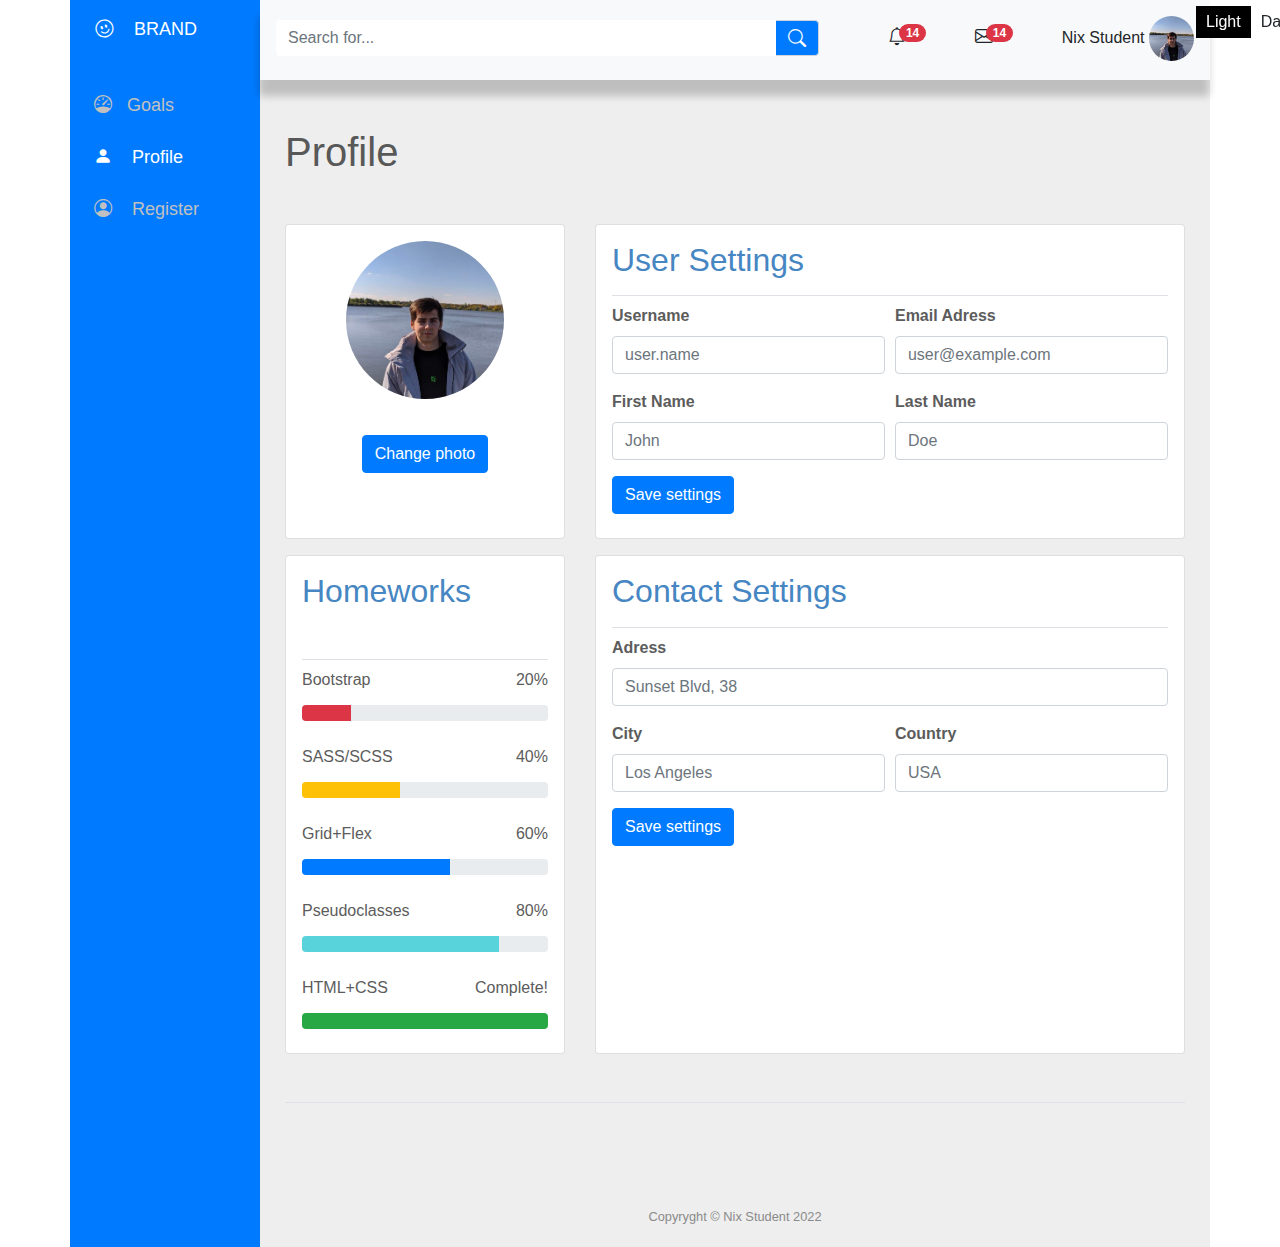
<file: JS_events/profile.html>
<!DOCTYPE html>
<html lang="en">
  <head>
    <meta charset="UTF-8" />
    <meta http-equiv="X-UA-Compatible" content="IE=edge" />
    <meta name="viewport" content="width=device-width, initial-scale=1.0" />
    <link rel="stylesheet" href="css/reset.css" />
    <link
      rel="stylesheet"
      href="https://maxcdn.bootstrapcdn.com/bootstrap/4.0.0/css/bootstrap.min.css"
      integrity="sha384-Gn5384xqQ1aoWXA+058RXPxPg6fy4IWvTNh0E263XmFcJlSAwiGgFAW/dAiS6JXm"
      crossorigin="anonymous"
    />
    <link rel="stylesheet" href="https://cdn.jsdelivr.net/npm/bootstrap-icons@1.8.1/font/bootstrap-icons.css" />
    <link rel="stylesheet" href="css/style.css" />
    <title>Profile</title>
  </head>
  <body>
    <div class="scroll-bar"></div>
    <div class="theme">
      <span class="theme-light switched">Light</span>
      <span class="theme-dark">Dark</span>
    </div>
    <div class="container custom-container h-100 d-flex flex-column" data-theme="switch">
      <div class="row h-100">
        <div class="col-md-2 d-flex p-0">
          <div
            class="collapse navbar-collapse d-md-flex bg-primary pt-3 align-items-start justify-content-center justify-content-lg-start"
            id="navbarSupportedContent"
          >
            <aside class="d-flex flex-column aside">
              <div class="aside-header d-flex justify-content-center align-items-center">
                <i class="bi bi-emoji-smile aside-header__img"></i>
                <!-- POPOVER -->
                <h1
                  class="text-uppercase aside-header__title mb-md-0"
                  data-toggle="popover"
                  data-content="Your brand"
                  title="Brand"
                >
                  brand
                </h1>
              </div>
              <nav class="aside-nav navbar p-md-1 p-lg-4">
                <ul class="aside-nav__list">
                  <li class="bi bi-speedometer aside-nav__item"><a href="goals.html" class="aside-nav__link">Goals</a></li>
                  <li class="bi bi-person-fill aside-nav__item aside-nav__item--active">
                    <a href="profile.html" class="aside-nav__link">Profile</a>
                  </li>
                  <li class="bi bi-person-circle aside-nav__item">
                    <a href="registration.html" class="aside-nav__link">Register</a>
                  </li>
                </ul>
              </nav>
            </aside>
          </div>
        </div>
        <div class="col-md-10 p-0 d-flex flex-column">
          <nav class="navbar navbar-expand-md navbar-light bg-light navbar-main align-items-baseline" data-theme="switch">
            <button
              class="navbar-toggler border-0"
              type="button"
              data-toggle="collapse"
              data-target="#navbarSupportedContent"
              aria-controls="navbarSupportedContent"
              aria-expanded="false"
              aria-label="Toggle navigation"
            >
              <span class="navbar-toggler-icon"></span>
            </button>
            <ul class="d-flex align-items-baseline justify-content-md-between navbar-main-list mb-0 mt-2" id="home">
              <li class="nav-component">
                <form class="form-inline my-2 my-lg-0">
                  <div class="input-group mb-3">
                    <input
                      type="text"
                      class="form-control input-search border-0 d-none d-md-block"
                      placeholder="Search for..."
                      aria-label="Search"
                      aria-describedby="basic-addon2"
                    />
                    <div class="input-group-append">
                      <button class="input-group-text bi bi-search bg-primary" id="basic-addon2"></button>
                    </div>
                  </div>
                </form>
              </li>
              <li class="nav-component position-relative" data-theme="switch">
                <i class="bi bi-bell nav-component"></i>
                <span class="badge badge-danger badge-pill position-absolute">14</span>
              </li>
              <li class="nav-component position-relative" data-theme="switch">
                <i class="bi bi-envelope nav-component"></i>
                <span class="badge badge-danger badge-pill position-absolute">14</span>
              </li>
              <li class="nav-component" data-theme="switch">
                <span class="img-descr d-md-inline d-none">Nix Student</span>
                <!-- POPOVER -->
                <img
                  src="img/me.jpg"
                  alt="profile-photo"
                  class="rounded-circle profile-photo nav-component"
                  data-toggle="popover"
                  data-content="Your photo"
                  title="Picture"
                />
              </li>
            </ul>
          </nav>
          <main class="main pt-4 pb-4" data-theme="switch">
            <div class="border-bottom pb-5">
              <h1 class="display-1 main-heading mb-5 mt-4">Profile</h1>
              <div class="row">
                <div class="col-12 col-md-4 main-card d-flex">
                  <div class="card justify-content-center align-items-center w-100" style="width: 18rem">
                    <img class="card-img-top rounded-circle profile-img p-3" src="img/me.jpg" alt="Card image cap" />
                    <div class="card-body">
                      <a href="#" class="btn btn-primary btn-img">Change photo</a>
                    </div>
                  </div>
                </div>
                <div class="col-12 col-md-4 order-md-3 main-card mt-3 d-flex">
                  <div class="card w-100 pl-3 pr-3">
                    <h2 class="profile-type-title pb-5 border-bottom text-capitalize mt-3">homeworks</h2>
                    <div class="mb-3">
                      <div class="d-flex justify-content-between align-items-baseline mb-2">
                        <h4 class="text-capitalize homeworks-name">bootstrap</h4>
                        <span class="homeworks-progress">20%</span>
                      </div>
                      <div class="progress w-100 mb-2 ml-0">
                        <div
                          class="progress-bar progress-bar-custom bg-danger"
                          role="progressbar"
                          style="width: 20%"
                          aria-valuenow="20"
                          aria-valuemin="0"
                          aria-valuemax="100"
                        ></div>
                      </div>
                    </div>
                    <div class="mb-3">
                      <div class="d-flex justify-content-between align-items-baseline mb-2">
                        <h4 class="text-uppercase homeworks-name">sass/scss</h4>
                        <span class="homeworks-progress">40%</span>
                      </div>
                      <div class="progress w-100 mb-2 ml-0">
                        <div
                          class="progress-bar progress-bar-custom bg-warning"
                          role="progressbar"
                          style="width: 40%"
                          aria-valuenow="40"
                          aria-valuemin="0"
                          aria-valuemax="100"
                        ></div>
                      </div>
                    </div>
                    <div class="mb-3">
                      <div class="d-flex justify-content-between align-items-baseline mb-2">
                        <h4 class="text-capitalize homeworks-name">grid+flex</h4>
                        <span class="homeworks-progress">60%</span>
                      </div>
                      <div class="progress w-100 mb-2 ml-0">
                        <div
                          class="progress-bar progress-bar-custom bg-primary"
                          role="progressbar"
                          style="width: 60%"
                          aria-valuenow="60"
                          aria-valuemin="0"
                          aria-valuemax="100"
                        ></div>
                      </div>
                    </div>
                    <div class="mb-3">
                      <div class="d-flex justify-content-between align-items-baseline mb-2">
                        <h4 class="text-capitalize homeworks-name">pseudoclasses</h4>
                        <span class="homeworks-progress">80%</span>
                      </div>
                      <div class="progress w-100 mb-2 ml-0">
                        <div
                          class="progress-bar progress-bar-custom bg-aqua"
                          role="progressbar"
                          style="width: 80%"
                          aria-valuenow="80"
                          aria-valuemin="0"
                          aria-valuemax="100"
                        ></div>
                      </div>
                    </div>
                    <div class="mb-3">
                      <div class="d-flex justify-content-between align-items-baseline mb-2">
                        <h4 class="text-uppercase homeworks-name">html+css</h4>
                        <span class="homeworks-progress">Complete!</span>
                      </div>
                      <div class="progress w-100 mb-2 ml-0">
                        <div
                          class="progress-bar progress-bar-custom bg-success"
                          role="progressbar"
                          style="width: 100%"
                          aria-valuenow="100"
                          aria-valuemin="0"
                          aria-valuemax="100"
                        ></div>
                      </div>
                    </div>
                  </div>
                </div>
                <div class="col-12 col-md-8 order-md-2 main-card mt-3 mt-md-0 d-flex">
                  <div class="card w-100 pl-3 pr-3">
                    <h2 class="profile-type-title pb-3 border-bottom text-capitalize mt-3" data-theme="switch">
                      user settings
                    </h2>
                    <form class="mb-4" id="userSettings">
                      <div class="form-row">
                        <div class="form-group col-md-6">
                          <label for="inputUserName" class="form-label">Username</label>
                          <input type="text" class="form-control" id="inputUserName" placeholder="user.name" required />
                        </div>
                        <div class="form-group col-md-6">
                          <label for="inputUserEmail" class="form-label">Email Adress</label>
                          <input
                            type="email"
                            class="form-control"
                            id="inputUserEmail"
                            placeholder="user@example.com"
                            required
                          />
                        </div>
                      </div>
                      <div class="form-row">
                        <div class="form-group col-md-6">
                          <label for="inputUserFirstName" class="form-label">First Name</label>
                          <input type="text" class="form-control" id="inputUserFirstName" placeholder="John" required />
                        </div>
                        <div class="form-group col-md-6">
                          <label for="inputUserLastName" class="form-label">Last Name</label>
                          <input type="text" class="form-control" id="inputUserLastName" placeholder="Doe" required />
                        </div>
                      </div>
                      <button type="submit" class="btn btn-primary" id="submitSettings">Save settings</button>
                    </form>
                  </div>
                </div>
                <div class="col-12 col-md-8 order-md-4 main-card mt-3 d-flex">
                  <div class="card w-100 pl-3 pr-3">
                    <h2 class="profile-type-title pb-3 border-bottom text-capitalize mt-3">contact settings</h2>
                    <form class="mb-4">
                      <div class="form-row">
                        <div class="form-group col-12">
                          <label for="inputUserAdress" class="form-label">Adress</label>
                          <input type="text" class="form-control" id="inputUserAdress" placeholder="Sunset Blvd, 38" />
                        </div>
                      </div>
                      <div class="form-row">
                        <div class="form-group col-md-6">
                          <label for="inputUserFirstName" class="form-label">City</label>
                          <input type="text" class="form-control" id="inputUserFirstName" placeholder="Los Angeles" />
                        </div>
                        <div class="form-group col-md-6">
                          <label for="inputUserLastName" class="form-label">Country</label>
                          <input type="text" class="form-control" id="inputUserLastName" placeholder="USA" />
                        </div>
                      </div>
                      <button type="submit" class="btn btn-primary">Save settings</button>
                    </form>
                  </div>
                </div>
              </div>
            </div>
          </main>
          <footer class="footer d-flex justify-content-center align-items-end" data-theme="switch">
            <span class="footer-info">Copyryght &#169; Nix Student 2022</span>
          </footer>
          <a href="#home" class="bi bi-chevron-up link-home position-fixed"></a>
        </div>
      </div>
    </div>
    <div class="wakeup hidden">
      <p class="wakeup-text">Ви ще тут?</p>
      <div class="wakeup-buttons">
        <button class="wakeup-yes wakeup-btn">Так</button>
        <button class="wakeup-no wakeup-btn">Ні</button>
      </div>
    </div>
    <p class="browser-info"></p>
    <script
      src="https://code.jquery.com/jquery-3.2.1.slim.min.js"
      integrity="sha384-KJ3o2DKtIkvYIK3UENzmM7KCkRr/rE9/Qpg6aAZGJwFDMVNA/GpGFF93hXpG5KkN"
      crossorigin="anonymous"
    ></script>
    <script
      src="https://cdnjs.cloudflare.com/ajax/libs/popper.js/1.12.9/umd/popper.min.js"
      integrity="sha384-ApNbgh9B+Y1QKtv3Rn7W3mgPxhU9K/ScQsAP7hUibX39j7fakFPskvXusvfa0b4Q"
      crossorigin="anonymous"
    ></script>
    <script
      src="https://maxcdn.bootstrapcdn.com/bootstrap/4.0.0/js/bootstrap.min.js"
      integrity="sha384-JZR6Spejh4U02d8jOt6vLEHfe/JQGiRRSQQxSfFWpi1MquVdAyjUar5+76PVCmYl"
      crossorigin="anonymous"
    ></script>
    <script src="index.js"></script>
  </body>
</html>
</file>
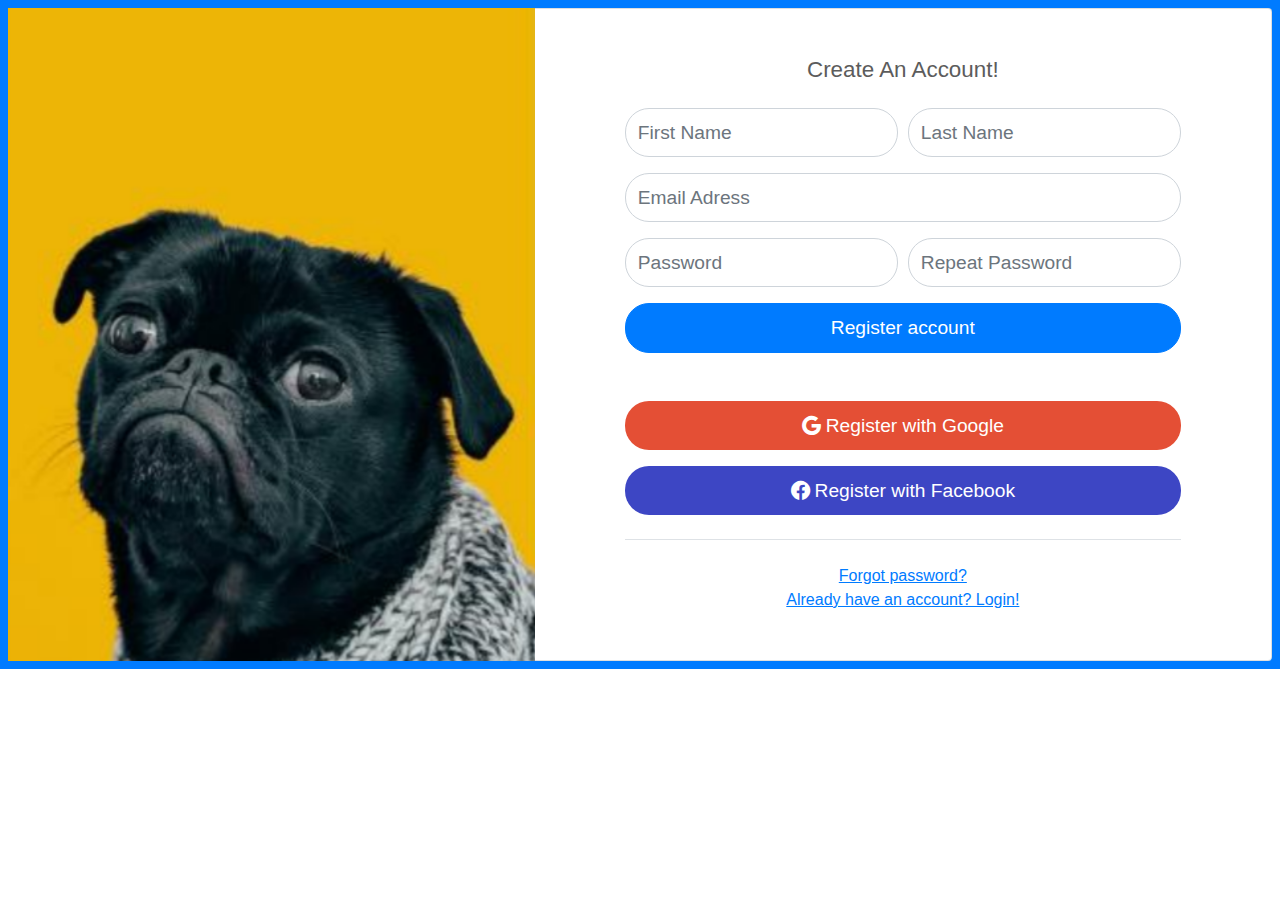
<file: JS_events/registration.html>
<!DOCTYPE html>
<html lang="en">
<head>
	<meta charset="UTF-8">
	<meta http-equiv="X-UA-Compatible" content="IE=edge">
	<meta name="viewport" content="width=device-width, initial-scale=1.0">
	<link rel="stylesheet" href="css/reset.css">
	<link rel="stylesheet" href="https://maxcdn.bootstrapcdn.com/bootstrap/4.0.0/css/bootstrap.min.css" 
	integrity="sha384-Gn5384xqQ1aoWXA+058RXPxPg6fy4IWvTNh0E263XmFcJlSAwiGgFAW/dAiS6JXm" crossorigin="anonymous">
	<link rel="stylesheet" href="https://cdn.jsdelivr.net/npm/bootstrap-icons@1.8.1/font/bootstrap-icons.css">
	<link rel="stylesheet" href="css/style.css">
	<!-- <link rel="stylesheet" href="css/registration.css"> -->
	<title>Registration</title>
</head>
<body>
	
	<div class="bg-primary d-flex flex-column registration">
		<div class="row p-2 m-0 reg-row registration-row">
			<div class="col-5 d-none d-md-flex img-container">
				<img src="img/reg-dog.png" alt="reg-dog">
			</div>
			<div class="col-12 col-md-7 d-flex p-0 ">
				<div class="card w-100 pl-3 pr-3 align-items-center pb-5 border-left-0 card-reg">
					<h2 class="reg-title pb-3 text-capitalize mt-5">create an account!</h2>
					<form class="mb-4 d-flex flex-column border-bottom pb-4">
						<div class="form-row">
							<div class="form-group col-md-6">
								<input type="text" class="form-control form-control-registration" id="inputUserNameReg" placeholder="First Name">
							</div>
							<div class="form-group col-md-6">
								<input type="text" class="form-control form-control-registration" id="inputUserLastNameReg" placeholder="Last Name">
							</div>
						</div>
						<div class="form-row">
							<div class="form-group col-md-12">
								<input type="text" class="form-control form-control-registration" id="inputUserEmailReg" placeholder="Email Adress">
							</div>
						</div>
						<div class="form-row">
							<div class="form-group col-md-6">
								<input type="password" class="form-control form-control-registration" id="inputUserEmailPas" placeholder="Password">
							</div>
							<div class="form-group col-md-6">
								<input type="password" class="form-control form-control-registration" id="inputUserEmailPasRep" placeholder="Repeat Password">
							</div>
						</div>
						<button type="submit" class="btn btn-primary bnt-reg mb-5">Register account</button>
						<button type="submit" class="btn btn-google bnt-reg mb-3 bi bi-google d-flex align-items-center justify-content-center">Register with Google</button>
						<button type="submit" class="btn btn-primary-dark bnt-reg bi bi-facebook d-flex align-items-center justify-content-center">Register with Facebook</button>
					</form>
					<a href="#" class="reg-link">Forgot password?</a>
					<a href="#" class="reg-link">Already have an account? Login!</a>
				</div>
			</div>
		</div>
	</div>
	

	<script src="https://code.jquery.com/jquery-3.2.1.slim.min.js" 
	integrity="sha384-KJ3o2DKtIkvYIK3UENzmM7KCkRr/rE9/Qpg6aAZGJwFDMVNA/GpGFF93hXpG5KkN" crossorigin="anonymous"></script>
	<script src="https://cdnjs.cloudflare.com/ajax/libs/popper.js/1.12.9/umd/popper.min.js" 
	integrity="sha384-ApNbgh9B+Y1QKtv3Rn7W3mgPxhU9K/ScQsAP7hUibX39j7fakFPskvXusvfa0b4Q" crossorigin="anonymous"></script>
	<script src="https://maxcdn.bootstrapcdn.com/bootstrap/4.0.0/js/bootstrap.min.js" 
	integrity="sha384-JZR6Spejh4U02d8jOt6vLEHfe/JQGiRRSQQxSfFWpi1MquVdAyjUar5+76PVCmYl" crossorigin="anonymous"></script>
	<script src="index.js"></script>
</body>
</html>
</file>
<file: grid/style.css>
.grid{
	display: grid;
	grid-template-columns:repeat(3, 200px);
	grid-template-rows: repeat(4, 23%);
	justify-content: center;
	column-gap: 10px;
	row-gap: 10px;
	margin-bottom: 50px;
}

.grid div{
	padding: 30px;
	border: 1px solid gray;
}

.orange{
	background-color: orange;
	justify-self: end;
}

.purple{
	background-color: purple;
	justify-self: start;
}

.green{
	background-color:green;
	justify-self: center;
}

.blue{
	background-color: blue;
}


.grid2{
	display: grid;
	grid-template-columns: repeat(auto-fill, minmax(200px, 1fr));
	grid-template-rows: repeat(4, 25%);
	column-gap: 10px;
	row-gap: 10px;
}

.grid2 div{
	padding: 10px 30px;
	background-color: rgb(112, 112, 112);
}

.a {
	grid-column: auto / 2 span;
}

.g {
	grid-column: auto / 2 span;
	grid-row: auto / 2 span;
}

.k {
	grid-column: auto / 3 span;
}


.grid3 {
	display: grid;
	grid-template-columns: 150px 100px 150px 100px;
	grid-template-rows: repeat(3, 80px);
	column-gap: 10px;
	row-gap: 10px;
	justify-content: center;
	margin: 100px 0;
}

.grid3 div{
	padding: 10px 30px;
	background-color: rgb(112, 112, 112);
}

.grid3__subitemts{
	grid-column: 2 / 5;
    grid-row: 2 / 4;
    display: grid;
    grid-template-columns: 100px 100px 100px;
    grid-template-rows: subgrid;
}
.grid3__subitemts div{
	background-color: rgb(219, 219, 219);
}
.a3 {
	grid-column: 1 / 3;
}
.b3 {
	grid-column: 4 ;
}
.c3 {
	grid-row: 2 / 4;
}

.e3 {
	grid-row: 1 / 3;
}
.f3 {
	grid-column: 2 / 4;
}
.g3 {
	grid-column: 3;
}


.container{
	display: grid;
	grid-template-columns: repeat(3, minmax(200px, auto));
	grid-template-rows: repeat(3, minmax(200px, auto));
	grid-template-areas: 
	"header header header"
	"aside aside aside"
	"main main main";
	row-gap: 20px;
}

.header{
	padding: 50px 0;
	background-color: rgb(46, 65, 148);
	grid-area: header;
}

.main__section{
	grid-area: main;
	background-color: rgb(216, 214, 74);
}

.aside{
	background-color: rgb(108, 214, 82);
	grid-area: aside;
	display: grid;
	grid-template-columns: 1fr 1fr 1fr;
	grid-template-rows: auto;
	justify-content: space-between;
	padding: 50px 20px 30px 20px;
}

.aside__left-block{
	background-color: rgb(109, 169, 209);

}



.aside__rigth-top{
	background-color: rgb(240, 144, 34);
	grid-column: 3;
}

.aside__rigth-bottom{
	display: none;
	background-color: rgb(235, 43, 43);
}
@media (min-width:700px) {
	.container{
		grid-template-columns: repeat(2, minmax(100px, auto));
		grid-template-rows: repeat(3, minmax(200px, auto));
		grid-template-areas: 
		"header header"
		"main aside";
	}

	.main__section{
		grid-row: 4 ;
	}
	.aside{
		grid-row:2 / 3 span;
		grid-template-columns: repeat(2, minmax(100px, auto));
		grid-template-rows: auto 1fr auto;
		column-gap: 10px;
	}

	.aside__rigth-top{
		grid-column: 2;
	}

	.aside__left-block{
		grid-row: 1 / 4;
	}

	.aside__rigth-bottom{
		display: block;
		grid-column: 2;
		grid-row: 3;
	}
}
</file>
<file: JS_events/css/extra.css>
.title {
  font-size: 40px;
  color: coral;
}

.task1 {
  position: relative;
  width: 80px;
  height: 80px;
  background-color: #ecb0b0;
}

.task2 {
  display: flex;
  flex-direction: column;
  justify-content: center;
  align-items: center;
  margin-top: 100px;
}

.task2-link {
  color: black;
  text-decoration: none;
  font-size: 30px;
  padding: 0 10px;
}

.task2-link:hover {
  background-color: #b6faf6;
}

.task2-div {
  border: 1px dashed #71daec;
  max-width: 250px;
  padding: 10px;
  margin: 15px 0;
  font-size: 23px;
}

.task2-button {
  border: none;
  width: 290px;
  padding: 10px 0;
  cursor: pointer;
  font-size: 23px;
}

.task2-button:hover {
  background-color: #a4ffe1;
}

.hidden {
  visibility: hidden;
}
</file>
<file: bootstrap+scss/css/style.css>
@import url("https://cdn.jsdelivr.net/npm/bootstrap-icons@1.8.1/font/bootstrap-icons.css");
.main-btn {
  height: 40px;
}

.main-btn::before {
  padding-right: 10px;
  color: silver;
}

.card-title {
  font-size: 0.8em;
}

.card-title-primary {
  color: #4040ff;
}

.card-title-success {
  color: #47b147;
}

.card-title-aqua {
  color: #58d3db;
}

.card-title-warning {
  color: #dba849;
}

.card-text-custom {
  font-size: 1.5em;
  font-weight: 600;
}

.bi-card-custom {
  color: #d4d4d4;
  font-size: 2em;
}

.todo {
  background-color: #fff;
  box-shadow: 2px -10px 38px 5px rgba(0, 0, 0, 0.05);
}

.todo-title {
  color: #4040ff;
  font-size: 1em;
}

.todo-name {
  font-weight: 600;
}

.todo-time {
  font-size: 0.8em;
}

.todo-checkbox {
  width: 20px;
  height: 20px;
  background-color: white;
  border-radius: 20%;
  border: 2px solid #ddd;
  -moz-appearance: none;
       appearance: none;
  -webkit-appearance: none;
  outline: none;
  cursor: pointer;
}

.todo-checkbox:checked {
  background-color: gray;
}

.profile-img {
  width: 190px;
  height: 190px;
  -o-object-fit: cover;
     object-fit: cover;
}

.profile-type-title {
  color: #4686c2;
}

@media (min-width: 766px) {
  .profile-type-title {
    font-size: 1.3em;
  }
}

@media (min-width: 992px) {
  .profile-type-title {
    font-size: 2em;
  }
}

.homeworks-name {
  font-size: 1em;
  color: #5c5c5c;
}

@media (min-width: 766px) {
  .homeworks-name {
    font-size: .8em;
  }
}

@media (min-width: 992px) {
  .homeworks-name {
    font-size: 1em;
  }
}

.homeworks-progress {
  color: #5c5c5c;
}

@media (min-width: 766px) {
  .homeworks-progress {
    font-size: .8em;
  }
}

@media (min-width: 992px) {
  .homeworks-progress {
    font-size: 1em;
  }
}

.form-label {
  color: #5c5c5c;
  font-weight: 600;
}

.reg-title {
  color: #5c5c5c;
  font-size: 1.4em;
}

.card-reg {
  border-top-left-radius: 0;
  border-bottom-left-radius: 0;
  flex: 1 0 auto;
}

.img-container {
  padding: 24.8% 0;
  overflow: hidden;
  position: relative;
}

.img-container img {
  position: absolute;
  width: 100%;
  height: 100%;
  top: 0;
  left: 0;
  -o-object-fit: cover;
     object-fit: cover;
}

.form-control-registration,
.bnt-reg {
  border-radius: 1.5rem;
  line-height: 2.2rem;
  font-size: 1.2rem !important;
}

.btn-primary-dark {
  background-color: #3d46c4;
  color: #fff;
}

.btn-primary-dark::before {
  margin: 0 5px 0 0;
}

.btn-google {
  background-color: #e44f35;
  color: #fff;
}

.btn-google::before {
  margin: 0 5px 0 0;
}

.reg-link {
  text-decoration: underline;
}

* {
  scroll-behavior: smooth;
}

html,
body {
  height: 100%;
}

.bi {
  font-size: 25px;
}

.bi-search {
  color: #fff;
}

.profile-photo {
  width: 45px;
  height: 45px;
  -o-object-fit: cover;
     object-fit: cover;
}

.badge {
  left: 60%;
}

.navbar-toggler-icon {
  background-image: url("data:image/svg+xml;charset=utf8,%3Csvg viewBox='0 0 32 32' xmlns='http://www.w3.org/2000/svg'%3E%3Cpath stroke='rgb(90, 147, 221)' stroke-width='2' stroke-linecap='round' stroke-miterlimit='10' d='M4 8h24M4 16h24M4 24h24'/%3E%3C/svg%3E") !important;
}

.navbar-main {
  flex: 0 0 auto;
  box-shadow: -1px 16px 8px 0px rgba(0, 0, 0, 0.2);
}

.nav-component {
  margin-left: 20px;
}

.nav-component:first-child {
  margin-left: 0;
}

.aside-header {
  color: #fff;
}

.aside-header__img {
  font-size: 30px;
  -webkit-transform: rotate(-20deg);
          transform: rotate(-20deg);
}

.aside-header__title {
  text-transform: uppercase;
  margin-left: 20px;
}

.aside-nav__list {
  color: silver;
}

.aside-nav__link {
  color: inherit;
  padding-left: 15px;
}

.aside-nav__item {
  margin-top: 25px;
}

.aside-nav__item--active {
  color: #fff;
}

.main {
  flex: 1 0 auto;
  background-color: #eeeeee;
  padding: 0 25px;
  padding-bottom: 100px;
}

.main-heading {
  font-size: 2.5em;
  color: #585858;
}

.progress-bar-custom {
  background-color: #58d3db;
}

.popover-header {
  line-height: 1.8em;
}

.link-home {
  bottom: 10%;
  right: 10%;
  color: #fff;
  border-radius: 20%;
  width: 30px;
  height: 30px;
  line-height: 30px;
  text-align: center;
  background-color: rgba(189, 189, 189, 0.795);
}

.link-home::before {
  font-size: 0.7em;
  padding-bottom: 20px;
}

@media (min-width: 882px) {
  .link-home {
    right: 14%;
  }
}

@media (min-width: 1300px) {
  .link-home {
    right: 21%;
  }
}

.footer {
  background-color: #eeeeee;
  padding: 80px 0 20px 0;
}

.footer-info {
  font-size: .8em;
  color: #8a8a8a;
}

@media (max-width: 768px) {
  .custom-container {
    max-width: 100%;
  }
}

@media (min-width: 768px) {
  .bi {
    font-size: 18px;
  }
  .bi-card-custom {
    font-size: 1.5em;
  }
  .nav-component {
    margin-left: 0;
  }
  .input-search {
    width: 150px;
  }
  .navbar-main-list {
    width: 100%;
  }
  .aside-header__title {
    font-size: 18px;
  }
}

@media (min-width: 992px) {
  .bi-card-custom {
    font-size: 2em;
  }
  .input-search {
    width: 300px !important;
  }
}

@media (min-width: 1200px) {
  .input-search {
    width: 500px !important;
  }
}
</file>
<file: JS_events/css/style.css>
@import url("https://cdn.jsdelivr.net/npm/bootstrap-icons@1.8.1/font/bootstrap-icons.css");
.main-btn {
  height: 40px;
}

.main-btn::before {
  padding-right: 10px;
  color: silver;
}

.card-title {
  font-size: 0.8em;
}

.card-title-primary {
  color: #4040ff;
}

.card-title-success {
  color: #47b147;
}

.card-title-aqua {
  color: #58d3db;
}

.card-title-warning {
  color: #dba849;
}

.card-text-custom {
  font-size: 1.5em;
  font-weight: 600;
}

.bi-card-custom {
  color: #d4d4d4;
  font-size: 2em;
}

.todo {
  background-color: #fff;
  box-shadow: 2px -10px 38px 5px rgba(0, 0, 0, 0.05);
}

.todo-title {
  color: #4040ff;
  font-size: 1em;
}

.todo-name {
  font-weight: 600;
}

.todo-time {
  font-size: 0.8em;
}

.todo-checkbox {
  width: 20px;
  height: 20px;
  background-color: white;
  border-radius: 20%;
  border: 2px solid #ddd;
  -moz-appearance: none;
       appearance: none;
  -webkit-appearance: none;
  outline: none;
  cursor: pointer;
}

.todo-checkbox:checked {
  background-color: gray;
}

.profile-img {
  width: 190px;
  height: 190px;
  -o-object-fit: cover;
     object-fit: cover;
}

.profile-type-title {
  color: #4686c2;
}

@media (min-width: 766px) {
  .profile-type-title {
    font-size: 1.3em;
  }
}

@media (min-width: 992px) {
  .profile-type-title {
    font-size: 2em;
  }
}

.homeworks-name {
  font-size: 1em;
  color: #5c5c5c;
}

@media (min-width: 766px) {
  .homeworks-name {
    font-size: 0.8em;
  }
}

@media (min-width: 992px) {
  .homeworks-name {
    font-size: 1em;
  }
}

.homeworks-progress {
  color: #5c5c5c;
}

@media (min-width: 766px) {
  .homeworks-progress {
    font-size: 0.8em;
  }
}

@media (min-width: 992px) {
  .homeworks-progress {
    font-size: 1em;
  }
}

.form-label {
  color: #5c5c5c;
  font-weight: 600;
}

.reg-title {
  color: #5c5c5c;
  font-size: 1.4em;
}

.card-reg {
  border-top-left-radius: 0;
  border-bottom-left-radius: 0;
  flex: 1 0 auto;
}

.img-container {
  padding: 24.8% 0;
  overflow: hidden;
  position: relative;
}

.img-container img {
  position: absolute;
  width: 100%;
  height: 100%;
  top: 0;
  left: 0;
  -o-object-fit: cover;
     object-fit: cover;
}

.form-control-registration,
.bnt-reg {
  border-radius: 1.5rem;
  line-height: 2.2rem;
  font-size: 1.2rem !important;
}

.btn-primary-dark {
  background-color: #3d46c4;
  color: #fff;
}

.btn-primary-dark::before {
  margin: 0 5px 0 0;
}

.btn-google {
  background-color: #e44f35;
  color: #fff;
}

.btn-google::before {
  margin: 0 5px 0 0;
}

.reg-link {
  text-decoration: underline;
}

html,
body {
  height: 100%;
}

.bi {
  font-size: 25px;
}

.bi-search {
  color: #fff;
}

.profile-photo {
  width: 45px;
  height: 45px;
  -o-object-fit: cover;
     object-fit: cover;
}

.badge {
  left: 60%;
}

.navbar-toggler-icon {
  background-image: url("data:image/svg+xml;charset=utf8,%3Csvg viewBox='0 0 32 32' xmlns='http://www.w3.org/2000/svg'%3E%3Cpath stroke='rgb(90, 147, 221)' stroke-width='2' stroke-linecap='round' stroke-miterlimit='10' d='M4 8h24M4 16h24M4 24h24'/%3E%3C/svg%3E") !important;
}

.navbar-main.theme-dark {
  background-color: #4b4b4b !important;
}

.navbar-main {
  flex: 0 0 auto;
  box-shadow: -1px 16px 8px 0px rgba(0, 0, 0, 0.2);
}

.nav-component.theme-dark {
  background-color: #4b4b4b;
  color: #fff;
}

.nav-component {
  margin-left: 20px;
}

.nav-component:first-child {
  margin-left: 0;
}

.aside-header {
  color: #fff;
}

.aside-header__img {
  font-size: 30px;
  -webkit-transform: rotate(-20deg);
          transform: rotate(-20deg);
}

.aside-header__title {
  text-transform: uppercase;
  margin-left: 20px;
}

.aside-nav__list {
  color: silver;
}

.aside-nav__link {
  color: inherit;
  padding-left: 15px;
}

.aside-nav__item {
  margin-top: 25px;
}

.aside-nav__item--active {
  color: #fff;
}

.main {
  flex: 1 0 auto;
  background-color: #eeeeee !important;
  padding: 0 25px;
  padding-bottom: 100px;
}

.main-heading {
  font-size: 2.5em;
  color: #585858;
}

.main.theme-dark {
  background-color: #1d1d1d !important;
}

.main.theme-dark .main-card .card {
  background-color: #a36f2b !important;
}

.main.theme-dark .main-heading {
  color: #fff;
}

.main.theme-dark .form-label {
  color: #fff;
}

.main.theme-dark .profile-type-title {
  color: #fff;
  background-color: #a36f2b;
}

.main.theme-dark .homeworks-name {
  color: #fff;
}

.main.theme-dark .homeworks-progress {
  color: #fff;
}

.progress-bar-custom {
  background-color: #58d3db;
}

.popover-header {
  line-height: 1.8em;
}

.link-home {
  bottom: 10%;
  right: 10%;
  color: #fff;
  border-radius: 20%;
  width: 30px;
  height: 30px;
  line-height: 30px;
  text-align: center;
  background-color: rgba(189, 189, 189, 0.795);
}

.link-home::before {
  font-size: 0.7em;
  padding-bottom: 20px;
}

@media (min-width: 882px) {
  .link-home {
    right: 14%;
  }
}

@media (min-width: 1300px) {
  .link-home {
    right: 21%;
  }
}

.footer.theme-dark {
  background-color: #1d1d1d;
}

.footer {
  background-color: #eeeeee;
  padding: 80px 0 20px 0;
}

.footer-info {
  font-size: 0.8em;
  color: #8a8a8a;
}

@media (max-width: 768px) {
  .custom-container {
    max-width: 100%;
  }
}

@media (min-width: 768px) {
  .bi {
    font-size: 18px;
  }
  .bi-card-custom {
    font-size: 1.5em;
  }
  .nav-component {
    margin-left: 0;
  }
  .input-search {
    width: 150px;
  }
  .navbar-main-list {
    width: 100%;
  }
  .aside-header__title {
    font-size: 18px;
  }
}

@media (min-width: 992px) {
  .bi-card-custom {
    font-size: 2em;
  }
  .input-search {
    width: 300px !important;
  }
}

@media (min-width: 1200px) {
  .input-search {
    width: 500px !important;
  }
}

.scroll-bar {
  position: fixed;
  left: 0;
  top: 0;
  width: 0%;
  height: 6px;
  background: #5cc2fd;
  z-index: 10;
}

.theme {
  position: fixed;
  margin-right: 20px;
  right: 0;
  top: 6px;
  width: 5%;
  display: flex;
  justify-content: space-between;
  z-index: 20;
}

.theme span {
  cursor: pointer;
  padding: 4px 10px;
}

.theme .switched {
  background-color: #000;
  color: #fff;
}

.wakeup.hidden {
  display: none;
}

.wakeup {
  position: fixed;
  display: flex;
  flex-direction: column;
  justify-content: center;
  align-items: center;
  padding: 20px 0;
  background-color: #4686c2;
  bottom: 0;
  z-index: 20;
  width: 100%;
  box-shadow: 1px -3px 15px 1px #14e9ff;
}

.wakeup-text {
  font-size: 20px;
  color: #fff;
}

.wakeup-buttons {
  display: flex;
  gap: 20px;
}

.wakeup-btn {
  border: none;
  width: 190px;
  padding: 13px 0;
  cursor: pointer;
}

.wakeup-btn:hover {
  background-color: #000;
  color: #fff;
}

.browser-info {
  position: fixed;
  top: 0;
  left: 0;
  font-size: 23px;
}
</file>
